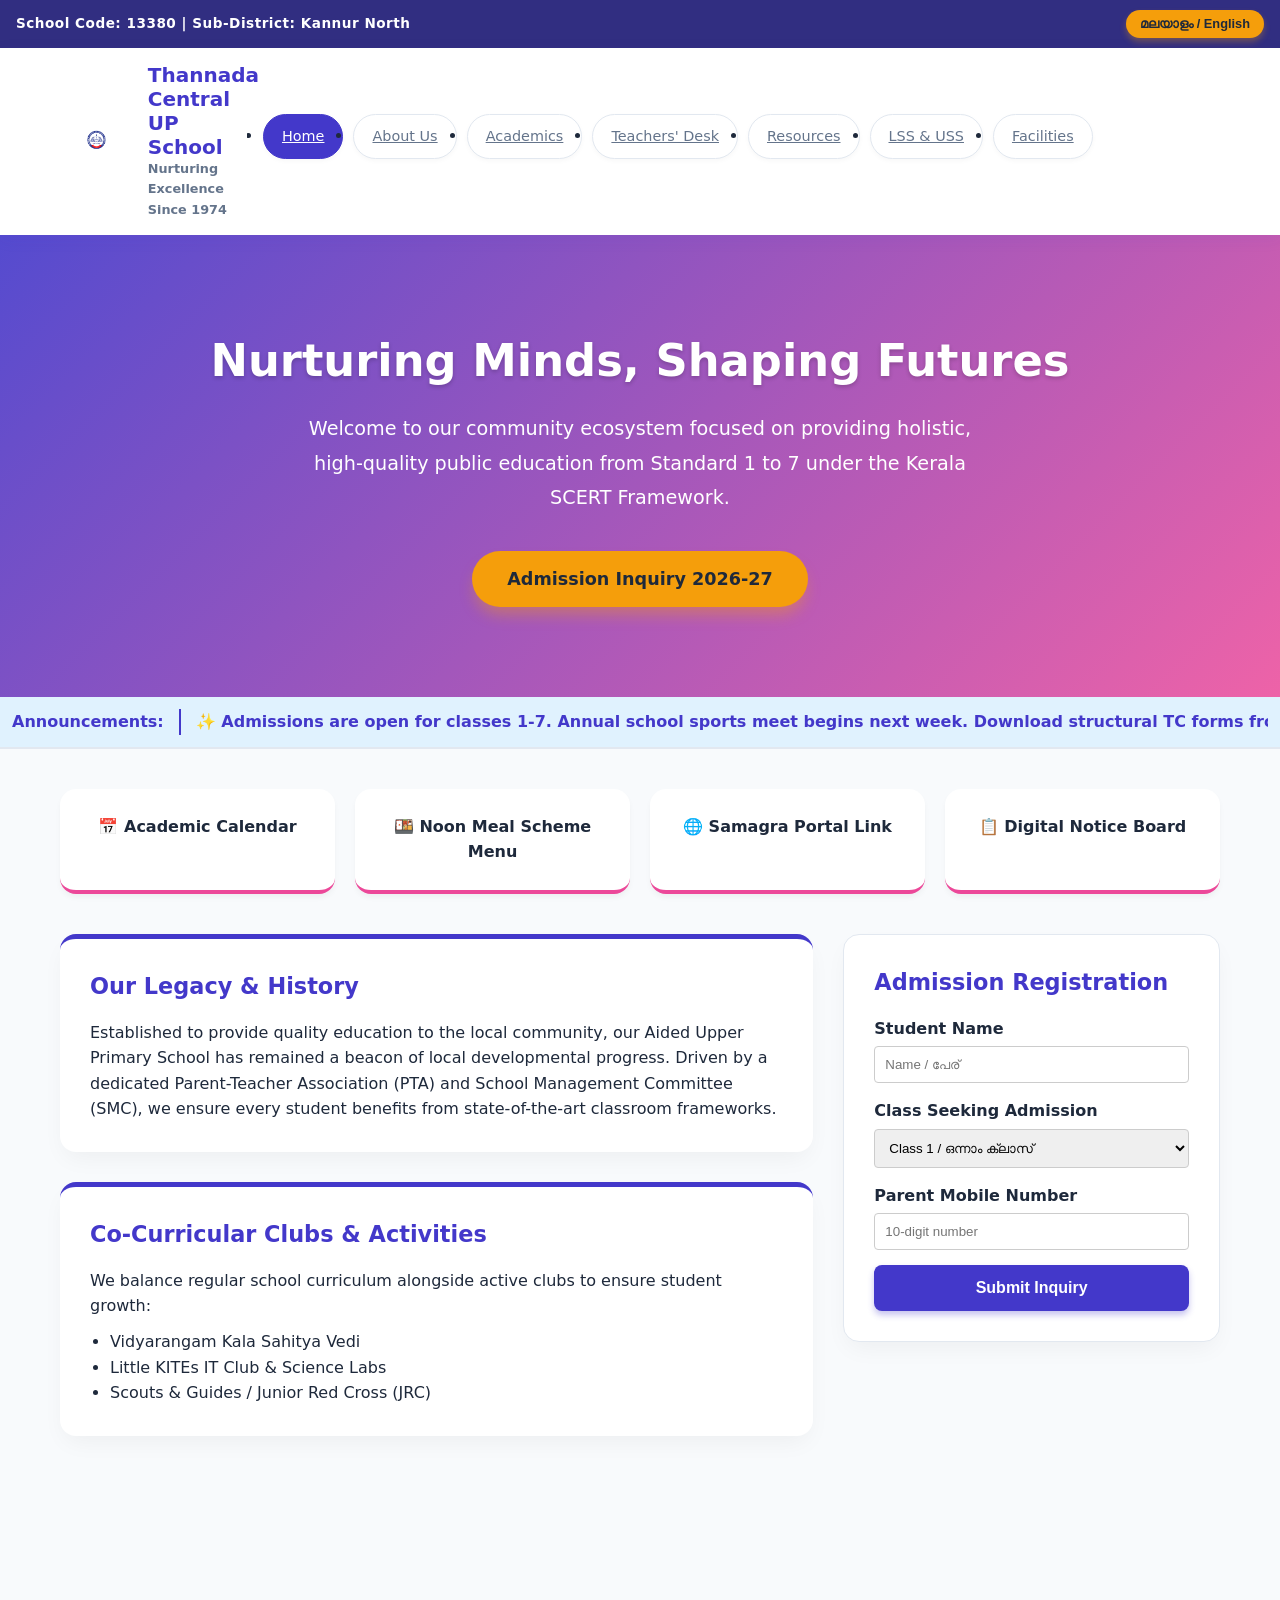
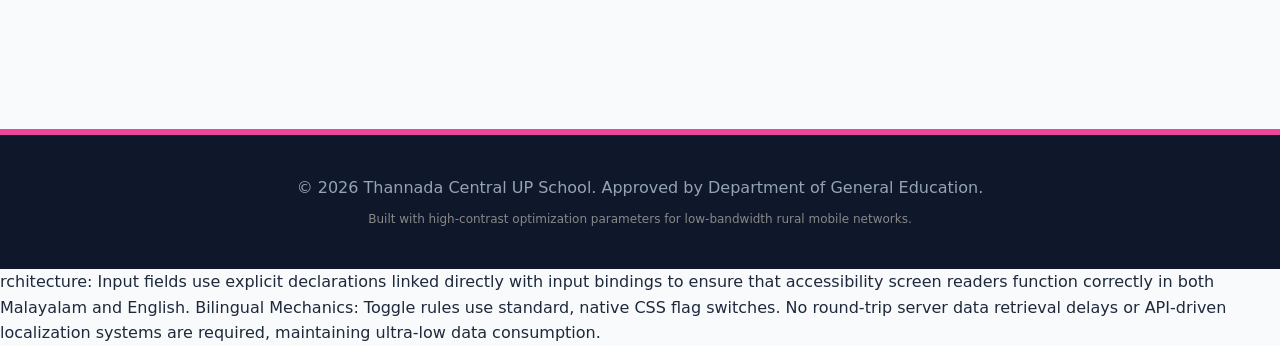
<file: index.html>
<!DOCTYPE html>
<html lang="en">
<head>
    <meta charset="UTF-8">
    <!-- The Magic Viewport Tag -->
    <meta name="viewport" content="width=device-width, initial-scale=1.0, maximum-scale=1.0, user-scalable=no">
    
    <title>Thannada Central UP School</title>
    
    <link rel="preconnect" href="https://fonts.googleapis.com">
    <link rel="preconnect" href="https://fonts.gstatic.com" crossorigin>
    <!-- Fixed the CSS link to match standard naming -->
    <link href="styles.css" rel="stylesheet">
</head>
<body>

    <!-- Utility Bar -->
    <div class="utility-bar">
        <div>
            <span>School Code: 13380 | Sub-District: Kannur North</span>
        </div>
        <button class="lang-switch-btn" onclick="toggleLanguage()">മലയാളം / English</button>
    </div>

    <!-- Navigation Header -->
    <header>
        <div class="nav-container">
            <a href="index.html" class="logo-area">
                <img src="assets/logo.png" alt="School Logo" class="school-logo-img">
                <div class="school-name">
                    <h1 class="en-txt">Thannada Central UP School</h1>
                    <h1 class="ml-txt">തന്നട സെൻട്രൽ യു പി സ്കൂൾ</h1>
                    <p class="en-txt">Nurturing Excellence Since 1974</p>
                    <p class="ml-txt">1974 മുതൽ വിദ്യാഭ്യാസ മികവോടെ</p>
                </div>
            </a>
            <nav>
                <ul>
                    <li><a href="index.html" class="active en-txt">Home</a><a href="index.html" class="active ml-txt">ഹോം</a></li>
                    <li><a href="about.html" class="en-txt">About Us</a><a href="about.html" class="ml-txt">ഞങ്ങളെക്കുറിച്ച്</a></li>
                    <li><a href="academics.html" class="en-txt">Academics</a><a href="academics.html" class="ml-txt">പഠനം</a></li>
                    <li><a href="teachers.html" class="en-txt">Teachers' Desk</a><a href="teachers.html" class="ml-txt">അദ്ധ്യാപകർക്ക്</a></li>
                    <li><a href="resources.html" class="en-txt">Resources</a><a href="resources.html" class="ml-txt">വിഭവങ്ങൾ</a></li>
                    <li><a href="exams.html" class="en-txt">LSS & USS</a><a href="exams.html" class="ml-txt">എൽ.എസ്.എസ് / യു.എസ്.എസ്</a></li>
                    <li><a href="infrastructure.html" class="en-txt">Facilities</a><a href="infrastructure.html" class="ml-txt">സൗകര്യങ്ങൾ</a></li>
                </ul>
            </nav>
        </div>
    </header>

    <!-- Hero Showcase Section -->
    <section class="hero" id="home">
        <h2 class="en-txt">Nurturing Minds, Shaping Futures</h2>
        <h2 class="ml-txt">നന്മയുള്ള നാളെക്കായി, മികവോടെ മുന്നോട്ട്</h2>
        <p class="en-txt">Welcome to our community ecosystem focused on providing holistic, high-quality public education from Standard 1 to 7 under the Kerala SCERT Framework.</p>
        <p class="ml-txt">കേരള SCERT സിലബസ് പ്രകാരം ഒന്നാം ക്ലാസ് മുതൽ ഏഴാം ക്ലാസ് വരെയുള്ള കുട്ടികൾക്ക് മികച്ചതും സമഗ്രവുമായ വിദ്യാഭ്യാസം ഞങ്ങൾ ഉറപ്പുനൽകുന്നു.</p>
        <a href="#admissions" class="cta-btn en-txt">Admission Inquiry 2026-27</a>
        <a href="#admissions" class="cta-btn ml-txt">പ്രവേശന അന്വേഷണം 2026-27</a>
    </section>

    <!-- Interactive Ticker Alert System -->
    <div class="ticker-wrap">
        <div class="ticker-label">
            <span class="en-txt">Announcements:</span>
            <span class="ml-txt">അറിയിപ്പുകൾ:</span>
        </div>
        <div class="ticker-text">
            <span class="en-txt">✨ Admissions are open for classes 1-7. Annual school sports meet begins next week. Download structural TC forms from the updates section.</span>
            <span class="ml-txt">✨ 1-7 ക്ലാസുകളിലേക്കുള്ള അഡ്മിഷൻ ആരംഭിച്ചു. സ്കൂൾ കായികമേള അടുത്ത ആഴ്ച ആരംഭിക്കും.</span>
        </div>
    </div>

    <!-- Core Interactive Experience Grid Layout -->
    <main class="main-container">
        
        <!-- Quick Links Hub Blueprint -->
        <div class="quick-grid">
            <a href="#" class="quick-card">
                <p class="en-txt">📅 Academic Calendar</p>
                <p class="ml-txt">📅 അക്കാദമിക് കലണ്ടർ</p>
            </a>
            <a href="#" class="quick-card">
                <p class="en-txt">🍱 Noon Meal Scheme Menu</p>
                <p class="ml-txt">🍱 ഉച്ചഭക്ഷണ മെനു</p>
            </a>
            <a href="https://samagra.kite.kerala.gov.in/" target="_blank" class="quick-card">
                <p class="en-txt">🌐 Samagra Portal Link</p>
                <p class="ml-txt">🌐 സമഗ്ര പോർട്ടൽ</p>
            </a>
            <a href="#" class="quick-card">
                <p class="en-txt">📋 Digital Notice Board</p>
                <p class="ml-txt">📋 നോട്ടീസ് ബോർഡ്</p>
            </a>
        </div>

        <!-- Divided Main Informational Hub -->
        <div class="split-layout">
            
            <!-- Context Block left -->
            <div>
                <div class="card-block">
                    <h3 class="en-txt">Our Legacy & History</h3>
                    <h3 class="ml-txt">നമ്മുടെ പാരമ്പര്യം</h3>
                    <p class="en-txt">Established to provide quality education to the local community, our Aided Upper Primary School has remained a beacon of local developmental progress. Driven by a dedicated Parent-Teacher Association (PTA) and School Management Committee (SMC), we ensure every student benefits from state-of-the-art classroom frameworks.</p>
                    <p class="ml-txt">പ്രാദേശിക സമൂഹത്തിന് ഗുണമേന്മയുള്ള വിദ്യാഭ്യാസം നൽകുന്നതിനായി സ്ഥാപിതമായ ഈ വിദ്യാലയം നാടിന്റെ സാംസ്കാരിക പുരോഗതിയുടെ അടയാളമാണ്. ശക്തമായ പി.ടി.എ (PTA), എസ്.എം.സി (SMC) കൂട്ടായ്മയിലൂടെ ഓരോ കുട്ടിക്കും മികച്ച അടിസ്ഥാന സൗകര്യങ്ങൾ ഞങ്ങൾ ഒരുക്കുന്നു.</p>
                </div>

                <div class="card-block">
                    <h3 class="en-txt">Co-Curricular Clubs & Activities</h3>
                    <h3 class="ml-txt">പാഠ്യേതര പ്രവർത്തനങ്ങൾ</h3>
                    <p class="en-txt">We balance regular school curriculum alongside active clubs to ensure student growth:</p>
                    <p class="ml-txt">കുട്ടികളുടെ സർവ്വതോന്മുഖമായ വികാസത്തിനായി വിവിധ ക്ലബ്ബുകൾ സ്കൂളിൽ സജീവമായി പ്രവർത്തിക്കുന്നു:</p>
                    <ul style="margin-left: 20px; margin-top: 10px;">
                        <li>Vidyarangam Kala Sahitya Vedi</li>
                        <li>Little KITEs IT Club & Science Labs</li>
                        <li>Scouts & Guides / Junior Red Cross (JRC)</li>
                    </ul>
                </div>
            </div>

            <!-- Context Block right -->
            <div id="admissions">
                <div class="card-block" style="border: 1px solid #e2e8f0; background: #fff;">
                    <h3 class="en-txt">Admission Registration</h3>
                    <h3 class="ml-txt">പ്രവേശന രജിസ്ട്രേഷൻ</h3>
                    <form onsubmit="handleFormSubmit(event)">
                        <div class="form-group" style="margin-bottom: 15px;">
                            <label class="en-txt" style="display:block; margin-bottom:5px; font-weight:600;">Student Name</label>
                            <label class="ml-txt" style="display:block; margin-bottom:5px; font-weight:600;">വിദ്യാർത്ഥിയുടെ പേര്</label>
                            <input type="text" required placeholder="Name / പേര്" style="width:100%; padding:10px; border:1px solid #ccc; border-radius:4px;">
                        </div>
                        <div class="form-group" style="margin-bottom: 15px;">
                            <label class="en-txt" style="display:block; margin-bottom:5px; font-weight:600;">Class Seeking Admission</label>
                            <label class="ml-txt" style="display:block; margin-bottom:5px; font-weight:600;">പ്രവേശനം ആഗ്രഹിക്കുന്ന ക്ലാസ്</label>
                            <select style="width:100%; padding:10px; border:1px solid #ccc; border-radius:4px;">
                                <option>Class 1 / ഒന്നാം ക്ലാസ്</option>
                                <option>Class 2 / രണ്ടാം ക്ലാസ്</option>
                                <option>Class 3 / മൂന്നാം ക്ലാസ്</option>
                                <option>Class 4 / നാലാം ക്ലാസ്</option>
                                <option>Class 5 / അഞ്ചാം ക്ലാസ്</option>
                                <option>Class 6 / ആറാം ക്ലാസ്</option>
                                <option>Class 7 / ഏഴാം ക്ലാസ്</option>
                            </select>
                        </div>
                        <div class="form-group" style="margin-bottom: 15px;">
                            <label class="en-txt" style="display:block; margin-bottom:5px; font-weight:600;">Parent Mobile Number</label>
                            <label class="ml-txt" style="display:block; margin-bottom:5px; font-weight:600;">രക്ഷിതാവിന്റെ മൊബൈൽ നമ്പർ</label>
                            <input type="tel" pattern="[0-9]{10}" required placeholder="10-digit number" style="width:100%; padding:10px; border:1px solid #ccc; border-radius:4px;">
                        </div>
                        <button type="submit" class="submit-btn">
                            <span class="en-txt">Submit Inquiry</span>
                            <span class="ml-txt">സമർപ്പിക്കുക</span>
                        </button>
                    </form>
                </div>
            </div>

        </div>
    </main>

    <!-- Structural Application Footer -->
    <footer>
        <p>© 2026 Thannada Central UP School. Approved by Department of General Education.</p>
        <p style="font-size: 0.75rem; color: #888; margin-top: 10px;">Built with high-contrast optimization parameters for low-bandwidth rural mobile networks.</p>
    </footer>

    <!-- Localization Script -->
    <script>
        function toggleLanguage() {
            document.body.classList.toggle('lang-ml');
        }

        function handleFormSubmit(event) {
            event.preventDefault();
            const isMalayalam = document.body.classList.contains('lang-ml');
            if(isMalayalam) {
                alert('അന്വേഷണം വിജയകരമായി സമർപ്പിച്ചു. സ്കൂൾ അധികൃതർ ഉടൻ ബന്ധപ്പെടും!');
            } else {
                alert('Inquiry submitted successfully! The school office administration will contact you shortly.');
            }
            event.target.reset();
        }
    </script>
</body>
</html>rchitecture: Input fields use explicit <label> declarations linked directly with input bindings to ensure that accessibility screen readers function correctly in both Malayalam and English.

Bilingual Mechanics: Toggle rules use standard, native CSS flag switches. No round-trip server data retrieval delays or API-driven localization systems are required, maintaining ultra-low data consumption.
</file>
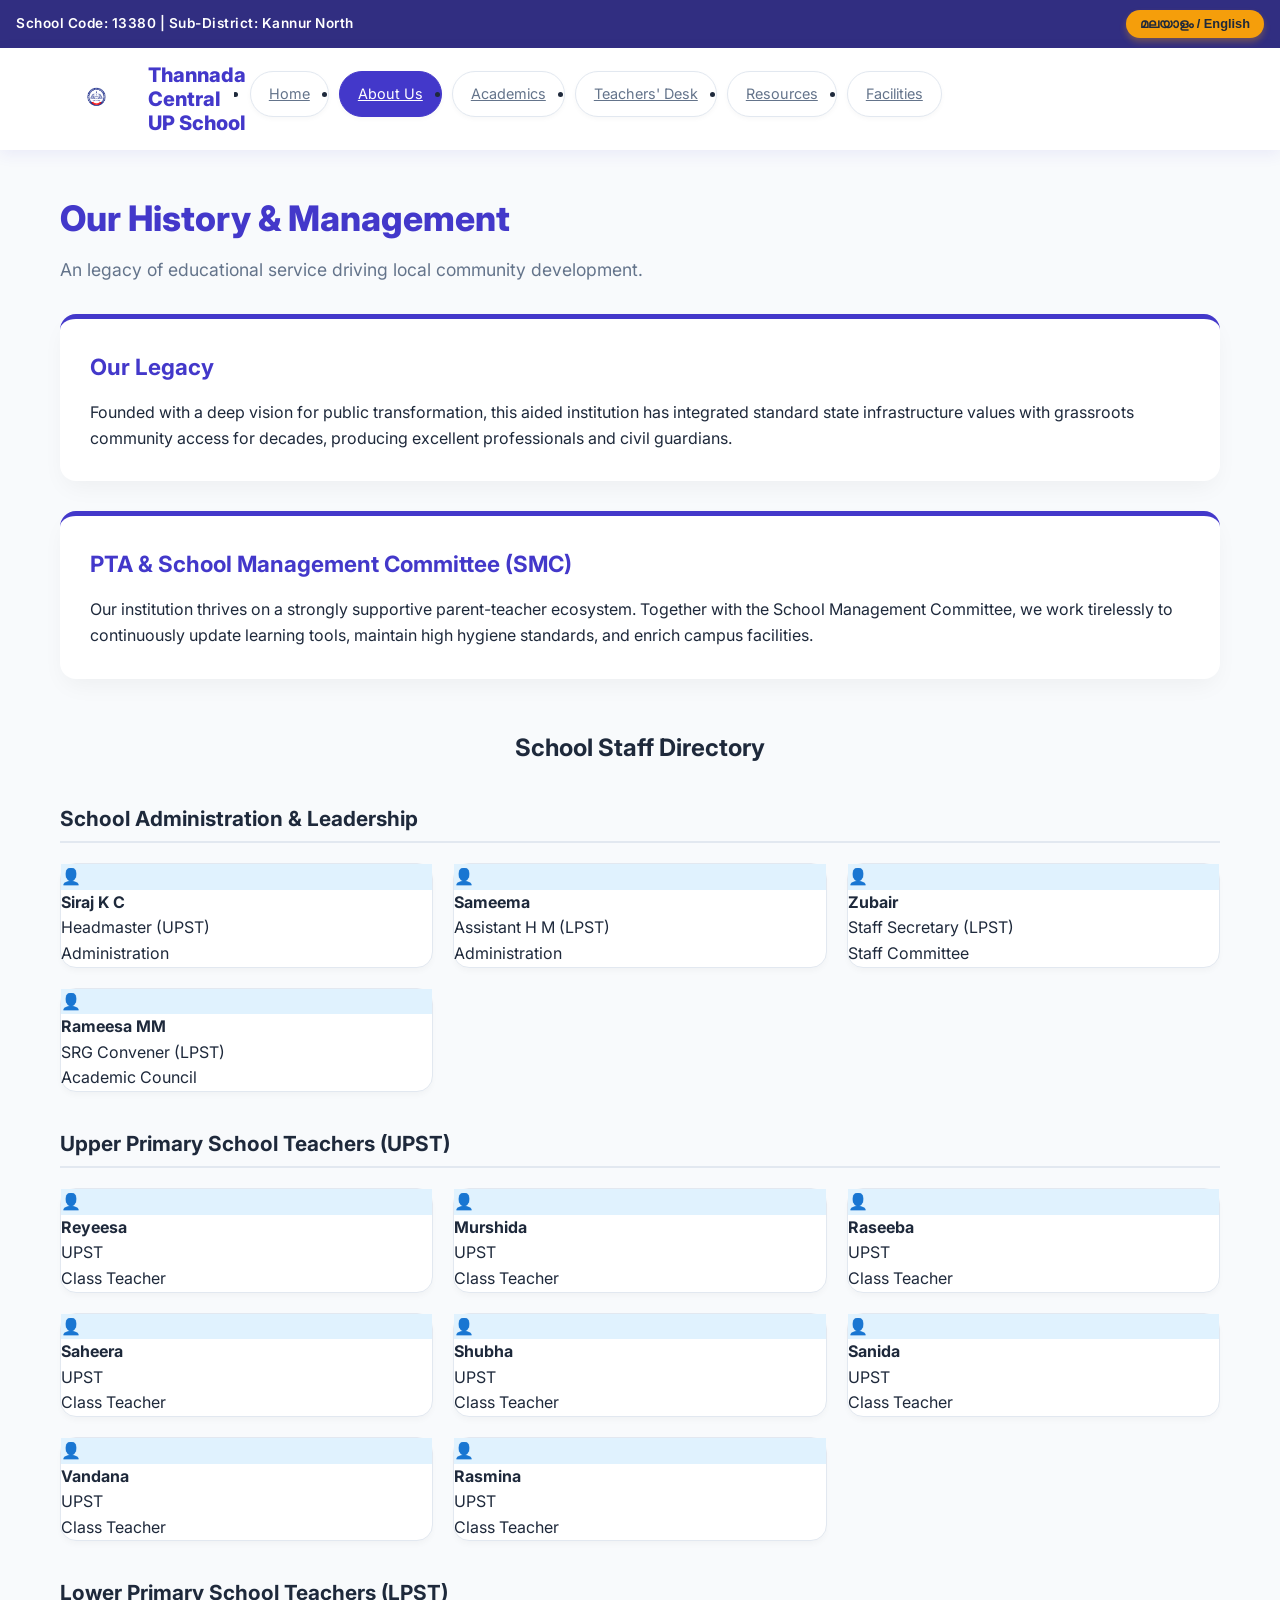
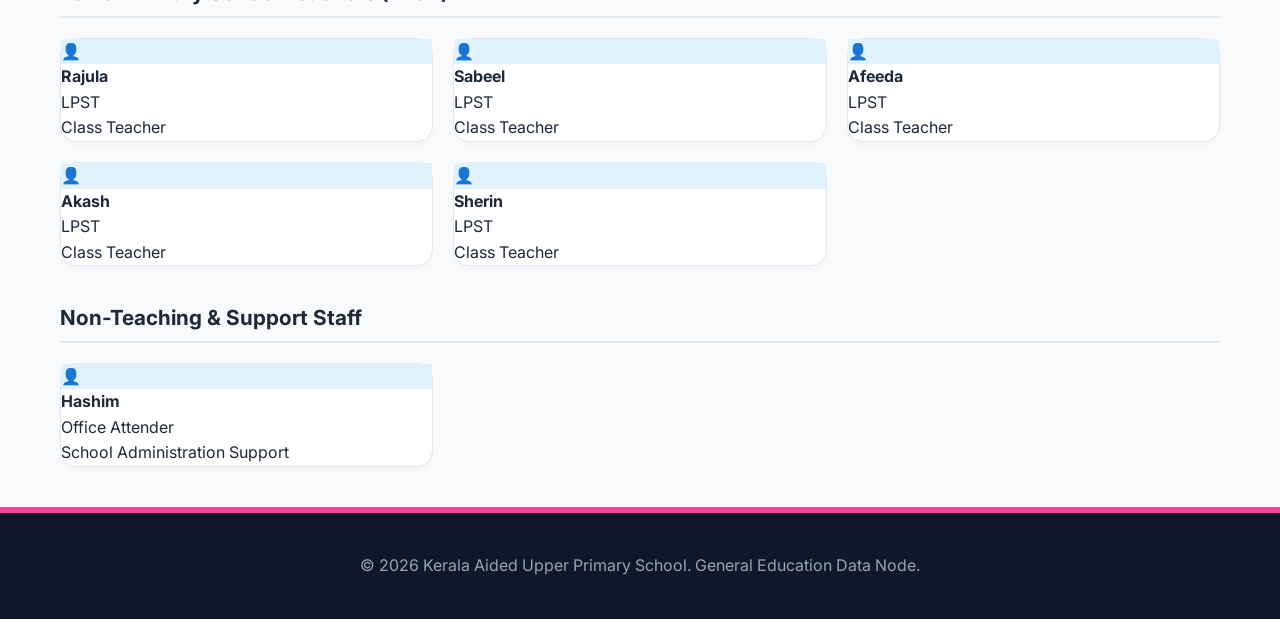
<file: about.html>
<!DOCTYPE html>
<html lang="en">
<head>
    <meta charset="UTF-8">
    <meta name="viewport" content="width=device-width, initial-scale=1.0">
    <title>About Us - Kerala Aided Upper Primary School</title>
    <link rel="preconnect" href="https://fonts.googleapis.com">
    <link rel="preconnect" href="https://fonts.gstatic.com" crossorigin>
    <link href="https://fonts.googleapis.com/css2?family=Inter:wght@400;600;700&family=Manjari:wght@400;700&display=swap" rel="stylesheet">
    <link rel="stylesheet" href="styles.css">
    <style>
        .staff-category-title {
            color: var(--primary-purple);
            margin: 35px 0 15px 0;
            border-bottom: 2px solid var(--border-color);
            padding-bottom: 6px;
            font-size: 1.3rem;
        }
    </style>
</head>
<body>

    <!-- Utility Language Bar -->
    <div class="utility-bar">
        <div><span>School Code: 13380 | Sub-District: Kannur North</span></div>
        <button class="lang-switch-btn" onclick="toggleLanguage()">മലയാളം / English</button>
    </div>

    <!-- Navigation Header -->
    <header>
        <div class="nav-container">
            <a href="index.html" class="logo-area">
                <img src="assets/logo.png" alt="School Logo" class="school-logo-img">
                <div class="school-name">
                    <h1 class="en-txt">Thannada Central UP School</h1>
                    <h1 class="ml-txt">തന്നട സെൻട്രൽ യു പി സ്കൂൾ</h1>
                </div>
            </a>
            <nav>
                <ul>
                    <li><a href="index.html" class="en-txt">Home</a><a href="index.html" class="ml-txt">ഹോം</a></li>
                    <li><a href="about.html" class="active en-txt">About Us</a><a href="about.html" class="active ml-txt">ഞങ്ങളെക്കുറിച്ച്</a></li>
                    <li><a href="academics.html" class="en-txt">Academics</a><a href="academics.html" class="ml-txt">പഠനം</a></li>
                    <li><a href="teachers.html" class="en-txt">Teachers' Desk</a><a href="teachers.html" class="ml-txt">അദ്ധ്യാപകർക്ക്</a></li>
                    <li><a href="resources.html" class="en-txt">Resources</a><a href="resources.html" class="ml-txt">വിഭവങ്ങൾ</a></li>
                    <li><a href="infrastructure.html" class="en-txt">Facilities</a><a href="infrastructure.html" class="ml-txt">സൗകര്യങ്ങൾ</a></li>
                </ul>
            </nav>
        </div>
    </header>

    <!-- Main Content Layout Framework -->
    <main class="main-container">
        <h2 class="page-title en-txt">Our History & Management</h2>
        <h2 class="page-title ml-txt">ചരിത്രവും മാനേജ്‌മെന്റും</h2>
        <p class="page-subtitle en-txt">An legacy of educational service driving local community development.</p>
        <p class="page-subtitle ml-txt">തലമുറകൾക്ക് അറിവുപകർന്ന നമ്മുടെ വിദ്യാലയത്തിന്റെ ചരിത്രവഴി.</p>

        <!-- School Background Context Block -->
        <div class="card-block">
            <h3 class="en-txt">Our Legacy</h3>
            <h3 class="ml-txt">പാരമ്പര്യം</h3>
            <p class="en-txt">Founded with a deep vision for public transformation, this aided institution has integrated standard state infrastructure values with grassroots community access for decades, producing excellent professionals and civil guardians.</p>
            <p class="ml-txt">പ്രദേശത്തെ ജനങ്ങൾക്ക് മികച്ച വിദ്യാഭ്യാസം ലഭ്യമാക്കുക എന്ന ലക്ഷ്യത്തോടെ സ്ഥാപിതമായ ഈ വിദ്യാലയം കഴിഞ്ഞ അഞ്ച് പതിറ്റാണ്ടിലേറെയായി സാമൂഹിക പുരോഗതിയുടെ ചാലകശക്തിയായി നിലകൊള്ളുന്നു.</p>
        </div>

        <!-- PTA / SMC Advisory Pillars Block -->
        <div class="card-block" style="border-left-color: var(--secondary-coral);">
            <h3 class="en-txt">PTA & School Management Committee (SMC)</h3>
            <h3 class="ml-txt">പി.ടി.എ & സ്കൂൾ മാനേജ്‌മെന്റ് കമ്മിറ്റി</h3>
            <p class="en-txt">Our institution thrives on a strongly supportive parent-teacher ecosystem. Together with the School Management Committee, we work tirelessly to continuously update learning tools, maintain high hygiene standards, and enrich campus facilities.</p>
            <p class="ml-txt">ശക്തമായ പി.ടി.എ (PTA), എസ്.എം.സി (SMC) കൂട്ടായ്മയിലൂടെ ഓരോ കുട്ടിക്കും മികച്ച ഭൗതിക സാഹചര്യങ്ങളും സുരക്ഷിതമായ അന്തരീക്ഷവും ഞങ്ങൾ സ്കൂളിൽ ഉറപ്പുനൽകുന്നു.</p>
        </div>


        <!-- ==========================================================================
           SCHOOL STAFF DIRECTORY SECTION
           ========================================================================== -->
        <h2 style="color: var(--primary-purple); margin-top: 50px; text-align: center;">
            <span class="en-txt">School Staff Directory</span>
            <span class="ml-txt">അദ്ധ്യാപകരും ജീവനക്കാരും</span>
        </h2>

        <!-- CATEGORY 1: Leadership & Administration -->
        <h3 class="staff-category-title">
            <span class="en-txt">School Administration & Leadership</span>
            <span class="ml-txt">സ്കൂൾ ഭരണനേതൃത്വം</span>
        </h3>
        <div class="directory-grid">
            <div class="staff-card">
                <div class="staff-avatar">👤</div>
                <div class="staff-info">
                    <h4>Siraj K C</h4>
                    <p class="en-txt">Headmaster (UPST)</p><p class="ml-txt">പ്രധാനാദ്ധ്യാപകൻ (UPST)</p>
                    <span>Administration</span>
                </div>
            </div>
            <div class="staff-card">
                <div class="staff-avatar">👤</div>
                <div class="staff-info">
                    <h4>Sameema</h4>
                    <p class="en-txt">Assistant H M (LPST)</p><p class="ml-txt">അസിസ്റ്റന്റ് എച്ച്.എം (LPST)</p>
                    <span>Administration</span>
                </div>
            </div>
            <div class="staff-card">
                <div class="staff-avatar">👤</div>
                <div class="staff-info">
                    <h4>Zubair</h4>
                    <p class="en-txt">Staff Secretary (LPST)</p><p class="ml-txt">സ്റ്റാഫ് സെക്രട്ടറി (LPST)</p>
                    <span>Staff Committee</span>
                </div>
            </div>
            <div class="staff-card">
                <div class="staff-avatar">👤</div>
                <div class="staff-info">
                    <h4>Rameesa MM</h4>
                    <p class="en-txt">SRG Convener (LPST)</p><p class="ml-txt">എസ്.ആർ.ജി കൺവീനർ (LPST)</p>
                    <span>Academic Council</span>
                </div>
            </div>
        </div>

        <!-- CATEGORY 2: Upper Primary School Teachers (UPST) -->
        <h3 class="staff-category-title">
            <span class="en-txt">Upper Primary School Teachers (UPST)</span>
            <span class="ml-txt">യു.പി വിഭാഗം അദ്ധ്യാപകർ</span>
        </h3>
        <div class="directory-grid">
            <div class="staff-card"><div class="staff-avatar">👤</div><div class="staff-info"><h4>Reyeesa</h4><p>UPST</p><span>Class Teacher</span></div></div>
            <div class="staff-card"><div class="staff-avatar">👤</div><div class="staff-info"><h4>Murshida</h4><p>UPST</p><span>Class Teacher</span></div></div>
            <div class="staff-card"><div class="staff-avatar">👤</div><div class="staff-info"><h4>Raseeba</h4><p>UPST</p><span>Class Teacher</span></div></div>
            <div class="staff-card"><div class="staff-avatar">👤</div><div class="staff-info"><h4>Saheera</h4><p>UPST</p><span>Class Teacher</span></div></div>
            <div class="staff-card"><div class="staff-avatar">👤</div><div class="staff-info"><h4>Shubha</h4><p>UPST</p><span>Class Teacher</span></div></div>
            <div class="staff-card"><div class="staff-avatar">👤</div><div class="staff-info"><h4>Sanida</h4><p>UPST</p><span>Class Teacher</span></div></div>
            <div class="staff-card"><div class="staff-avatar">👤</div><div class="staff-info"><h4>Vandana</h4><p>UPST</p><span>Class Teacher</span></div></div>
            <div class="staff-card"><div class="staff-avatar">👤</div><div class="staff-info"><h4>Rasmina</h4><p>UPST</p><span>Class Teacher</span></div></div>
        </div>

        <!-- CATEGORY 3: Lower Primary School Teachers (LPST) -->
        <h3 class="staff-category-title">
            <span class="en-txt">Lower Primary School Teachers (LPST)</span>
            <span class="ml-txt">എൽ.പി വിഭാഗം അദ്ധ്യാപകർ</span>
        </h3>
        <div class="directory-grid">
            <div class="staff-card"><div class="staff-avatar">👤</div><div class="staff-info"><h4>Rajula</h4><p>LPST</p><span>Class Teacher</span></div></div>
            <div class="staff-card"><div class="staff-avatar">👤</div><div class="staff-info"><h4>Sabeel</h4><p>LPST</p><span>Class Teacher</span></div></div>
            <div class="staff-card"><div class="staff-avatar">👤</div><div class="staff-info"><h4>Afeeda</h4><p>LPST</p><span>Class Teacher</span></div></div>
            <div class="staff-card"><div class="staff-avatar">👤</div><div class="staff-info"><h4>Akash</h4><p>LPST</p><span>Class Teacher</span></div></div>
            <div class="staff-card"><div class="staff-avatar">👤</div><div class="staff-info"><h4>Sherin</h4><p>LPST</p><span>Class Teacher</span></div></div>
        </div>
    <!-- CATEGORY 4: Non-Teaching & Support Staff -->
        <h3 class="staff-category-title">
            <span class="en-txt">Non-Teaching & Support Staff</span>
            <span class="ml-txt">ഓഫീസ് ജീവനക്കാർ</span>
        </h3>
        <div class="directory-grid">
            <div class="staff-card">
                <div class="staff-avatar">👤</div>
                <div class="staff-info">
                    <h4>Hashim</h4>
                    <p class="en-txt">Office Attender</p><p class="ml-txt">ഓഫീസ് അറ്റൻഡർ</p>
                    <span>School Administration Support</span>
                </div>
            </div>
        </div>
    </main>

    <!-- Unified Institutional Footer -->
    <footer>
        <p>© 2026 Kerala Aided Upper Primary School. General Education Data Node.</p>
    </footer>

    <!-- Static Language Selection Local Script -->
    <script>
        function toggleLanguage() {
            document.body.classList.toggle('lang-ml');
        }
    </script>
</body>
</html>
</file>
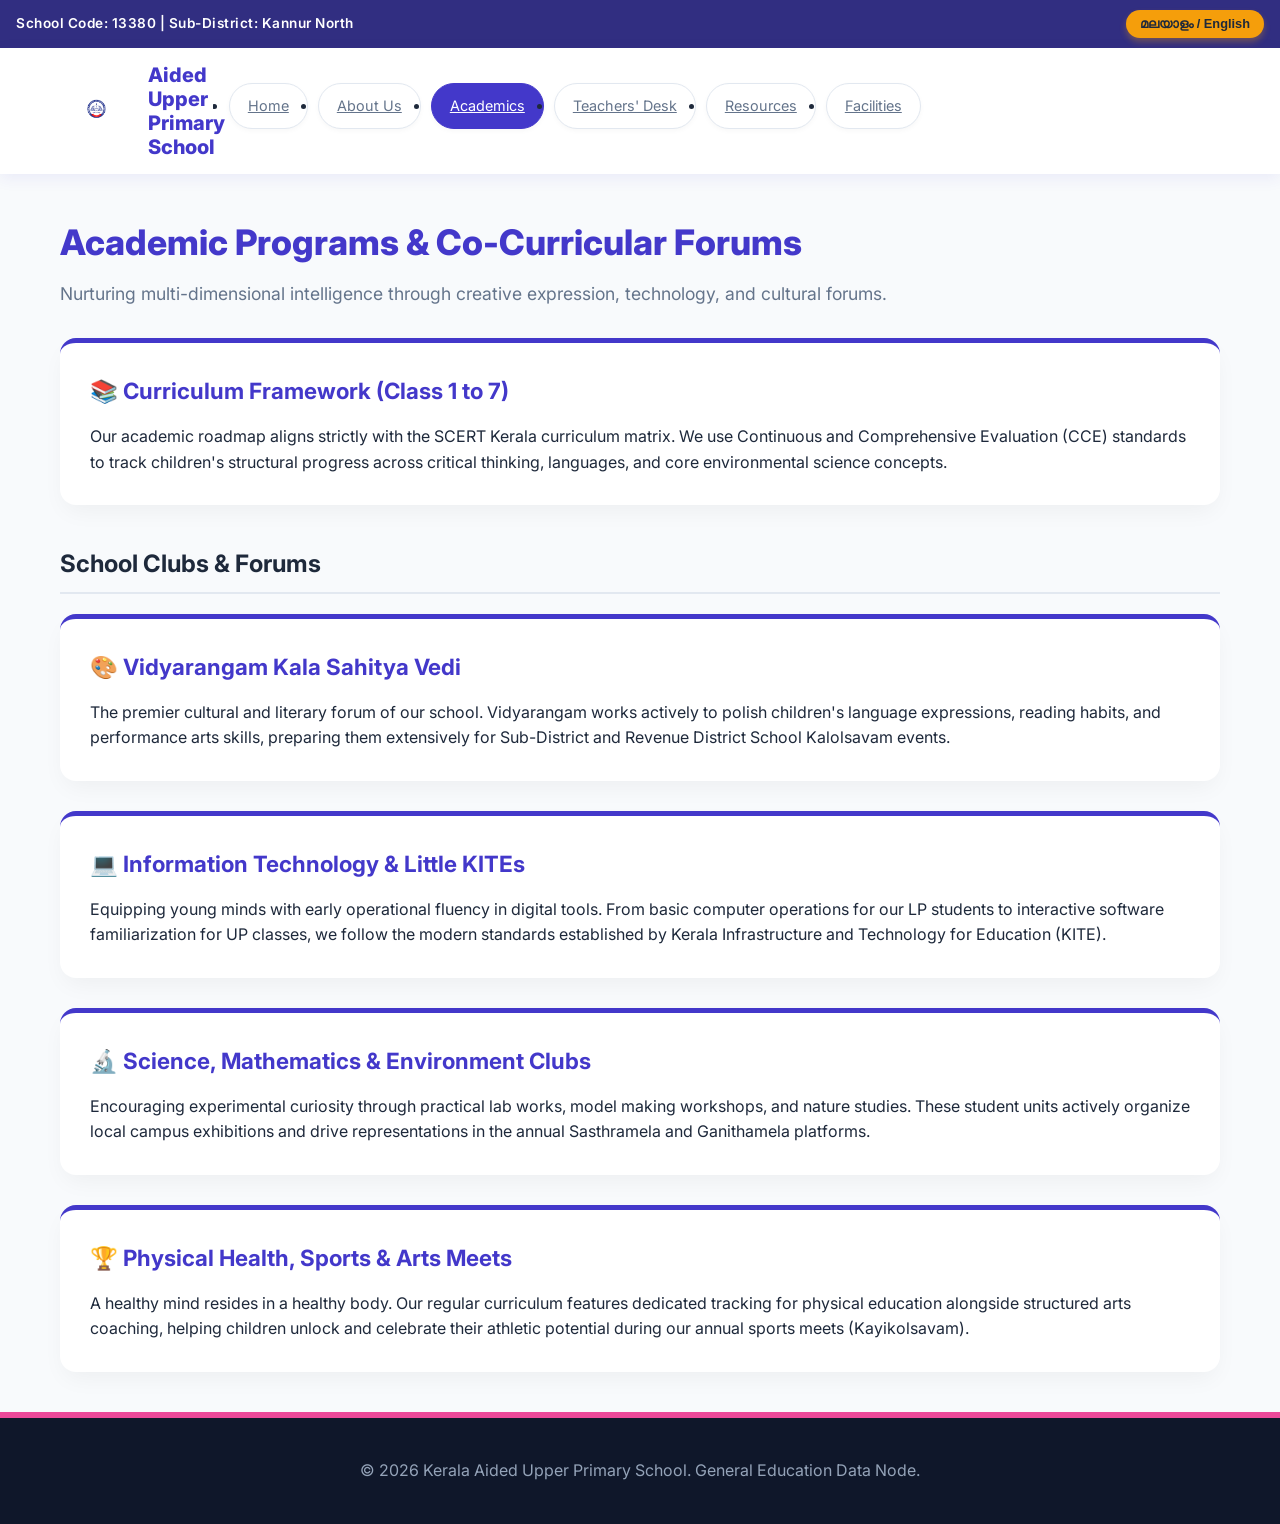
<file: academics.html>
<!DOCTYPE html>
<html lang="en">
<head>
    <meta charset="UTF-8">
    <meta name="viewport" content="width=device-width, initial-scale=1.0">
    <title>Academics & Activities - Kerala Aided Upper Primary School</title>
    <link rel="preconnect" href="https://fonts.googleapis.com">
    <link rel="preconnect" href="https://fonts.gstatic.com" crossorigin>
    <link href="https://fonts.googleapis.com/css2?family=Inter:wght@400;600;700&family=Manjari:wght@400;700&display=swap" rel="stylesheet">
    <link rel="stylesheet" href="styles.css">
</head>
<body>

    <!-- Utility Language Bar -->
    <div class="utility-bar">
        <div><span>School Code: 13380 | Sub-District: Kannur North</span></div>
        <button class="lang-switch-btn" onclick="toggleLanguage()">മലയാളം / English</button>
    </div>

    <!-- Navigation Header -->
    <header>
        <div class="nav-container">
            <a href="index.html" class="logo-area">
                <!-- Integrated Real School Logo Image Graphic -->
                <img src="assets/logo.png" alt="School Logo" class="school-logo-img">
                <div class="school-name">
                    <h1 class="en-txt">Aided Upper Primary School</h1>
                    <h1 class="ml-txt">എയ്ഡഡ് അപ്പർ പ്രൈമറി സ്കൂൾ</h1>
                </div>
            </a>
            <nav>
                <ul>
                    <li><a href="index.html" class="en-txt">Home</a><a href="index.html" class="ml-txt">ഹോം</a></li>
                    <li><a href="about.html" class="en-txt">About Us</a><a href="about.html" class="ml-txt">ഞങ്ങളെക്കുറിച്ച്</a></li>
                    <li><a href="academics.html" class="active en-txt">Academics</a><a href="academics.html" class="active ml-txt">പഠനം</a></li>
                    <li><a href="teachers.html" class="en-txt">Teachers' Desk</a><a href="teachers.html" class="ml-txt">അദ്ധ്യാപകർക്ക്</a></li>
                    <li><a href="resources.html" class="en-txt">Resources</a><a href="resources.html" class="ml-txt">വിഭവങ്ങൾ</a></li>
                    <li><a href="infrastructure.html" class="en-txt">Facilities</a><a href="infrastructure.html" class="ml-txt">സൗകര്യങ്ങൾ</a></li>
                </ul>
            </nav>
        </div>
    </header>

    <!-- Main Content Layout Framework -->
    <main class="main-container">
        <h2 class="page-title en-txt">Academic Programs & Co-Curricular Forums</h2>
        <h2 class="page-title ml-txt">പാഠ്യപദ്ധതികളും ക്ലബ്ബുകളും</h2>
        <p class="page-subtitle en-txt">Nurturing multi-dimensional intelligence through creative expression, technology, and cultural forums.</p>
        <p class="page-subtitle ml-txt">കുട്ടികളുടെ ബൗദ്ധികവും സർഗ്ഗാത്മകവുമായ കഴിവുകളെ വളർത്തുന്ന വിവിധ കൂട്ടായ്മകൾ.</p>

        <!-- Section 1: Academic Overview -->
        <div class="card-block">
            <h3 class="en-txt">📚 Curriculum Framework (Class 1 to 7)</h3>
            <h3 class="ml-txt">📚 പഠനപദ്ധതി (ക്ലാസ് 1 മുതൽ 7 വരെ)</h3>
            <p class="en-txt">Our academic roadmap aligns strictly with the SCERT Kerala curriculum matrix. We use Continuous and Comprehensive Evaluation (CCE) standards to track children's structural progress across critical thinking, languages, and core environmental science concepts.</p>
            <p class="ml-txt">കേരള സർക്കാരിന്റെ SCERT പാഠ്യപദ്ധതി അനുസരിച്ചാണ് സ്കൂളിലെ അധ്യയനക്രമം വിഭാവനം ചെയ്തിരിക്കുന്നത്. നിരന്തരവും സമഗ്രവുമായ മൂല്യനിർണ്ണയത്തിലൂടെ (CCE) ഓരോ കുട്ടിയുടെയും പുരോഗതി ഞങ്ങൾ വിലയിരുത്തുന്നു.</p>
        </div>

        <!-- Section 2: Core Co-Curricular Clubs Grid -->
        <h2 style="color: var(--primary-purple); margin: 40px 0 20px 0; border-bottom: 2px solid var(--border-color); padding-bottom: 8px;">
            <span class="en-txt">School Clubs & Forums</span>
            <span class="ml-txt">സ്കൂൾ ക്ലബ്ബുകൾ</span>
        </h2>

        <!-- Vidyarangam Club Card -->
        <div class="card-block">
            <h3 class="en-txt">🎨 Vidyarangam Kala Sahitya Vedi</h3>
            <h3 class="ml-txt">🎨 വിദ്യാരംഗം കലാസാഹിത്യ വേദി</h3>
            <p class="en-txt">The premier cultural and literary forum of our school. Vidyarangam works actively to polish children's language expressions, reading habits, and performance arts skills, preparing them extensively for Sub-District and Revenue District School Kalolsavam events.</p>
            <p class="ml-txt">കുട്ടികളിലെ കലാ-സാഹിത്യ അഭിരുചികളെയും വായനാശീലത്തെയും വളർത്തുന്നതിനുള്ള പ്രധാന സാംസ്കാരിക കൂട്ടായ്മയാണിത്. ഉപജില്ലാ, ജില്ലാ സ്കൂൾ കലോത്സവങ്ങളിൽ മികച്ച നേട്ടങ്ങൾ കൈവരിക്കാൻ ഈ ഫോറം കുട്ടികളെ പ്രാപ്തരാക്കുന്നു.</p>
        </div>

        <!-- IT / Little KITEs Card -->
        <div class="card-block" style="border-left-color: var(--secondary-coral);">
            <h3 class="en-txt">💻 Information Technology & Little KITEs</h3>
            <h3 class="ml-txt">💻 ഐ.ടി & ലിറ്റിൽ കൈറ്റ്സ് കൂട്ടായ്മ</h3>
            <p class="en-txt">Equipping young minds with early operational fluency in digital tools. From basic computer operations for our LP students to interactive software familiarization for UP classes, we follow the modern standards established by Kerala Infrastructure and Technology for Education (KITE).</p>
            <p class="ml-txt">ആധുനിക ഡിജിറ്റൽ ലോകത്തെ അഭിമുഖീകരിക്കാൻ കുട്ടികളെ പ്രാപ്തരാക്കുന്ന ഐ.ടി ലാബ് സംവിധാനങ്ങളും പരിശീലനങ്ങളും സ്കൂളിലുണ്ട്. കമ്പ്യൂട്ടർ അടിസ്ഥാന വിജ്ഞാനവും സാങ്കേതിക വിദ്യകളും ഇവിടെ ലളിതമായി പഠിപ്പിക്കുന്നു.</p>
        </div>

        <!-- Science, Maths & Environment Card -->
        <div class="card-block">
            <h3 class="en-txt">🔬 Science, Mathematics & Environment Clubs</h3>
            <h3 class="ml-txt">🔬 ശാസ്ത്ര, ഗണിത, പരിസ്ഥിതി ക്ലബ്ബുകൾ</h3>
            <p class="en-txt">Encouraging experimental curiosity through practical lab works, model making workshops, and nature studies. These student units actively organize local campus exhibitions and drive representations in the annual Sasthramela and Ganithamela platforms.</p>
            <p class="ml-txt">ശാസ്ത്രീയ ചിന്താഗതിയും ഗണിതശാസ്ത്ര അഭിരുചിയും പ്രകൃതിസ്നേഹവും വളർത്താൻ ലക്ഷ്യമിട്ടുള്ള വിവിധ പ്രവർത്തനങ്ങൾ ഈ ക്ലബ്ബുകൾ വഴി നടത്തുന്നു. വാർഷിക ശാസ്ത്രമേളകളിലും ഗണിതമേളകളിലും കുട്ടികൾ സജീവമായി പങ്കെടുക്കുന്നു.</p>
        </div>

        <!-- Physical Education & Health Card -->
        <div class="card-block" style="border-left-color: var(--secondary-coral);">
            <h3 class="en-txt">🏆 Physical Health, Sports & Arts Meets</h3>
            <h3 class="ml-txt">🏆 കായികരംഗവും ശാരീരിക ആരോഗ്യവും</h3>
            <p class="en-txt">A healthy mind resides in a healthy body. Our regular curriculum features dedicated tracking for physical education alongside structured arts coaching, helping children unlock and celebrate their athletic potential during our annual sports meets (Kayikolsavam).</p>
            <p class="ml-txt">കായികക്ഷമതയും മാനസിക ഉല്ലാസവും ഉറപ്പാക്കാൻ കായിക പരിശീലനങ്ങൾ നൽകിവരുന്നു. വാർഷിക കായികമേളകളിലൂടെയും മത്സരങ്ങളിലൂടെയും മികച്ച കായികതാരങ്ങളെ സ്കൂൾ തലത്തിൽ പ്രോത്സാഹിപ്പിക്കുന്നു.</p>
        </div>
    </main>

    <!-- Unified Institutional Footer -->
    <footer>
        <p>© 2026 Kerala Aided Upper Primary School. General Education Data Node.</p>
    </footer>

    <!-- Static Language Selection Local Script -->
    <script>
        function toggleLanguage() {
            document.body.classList.toggle('lang-ml');
        }
    </script>
</body>
</html>
</file>
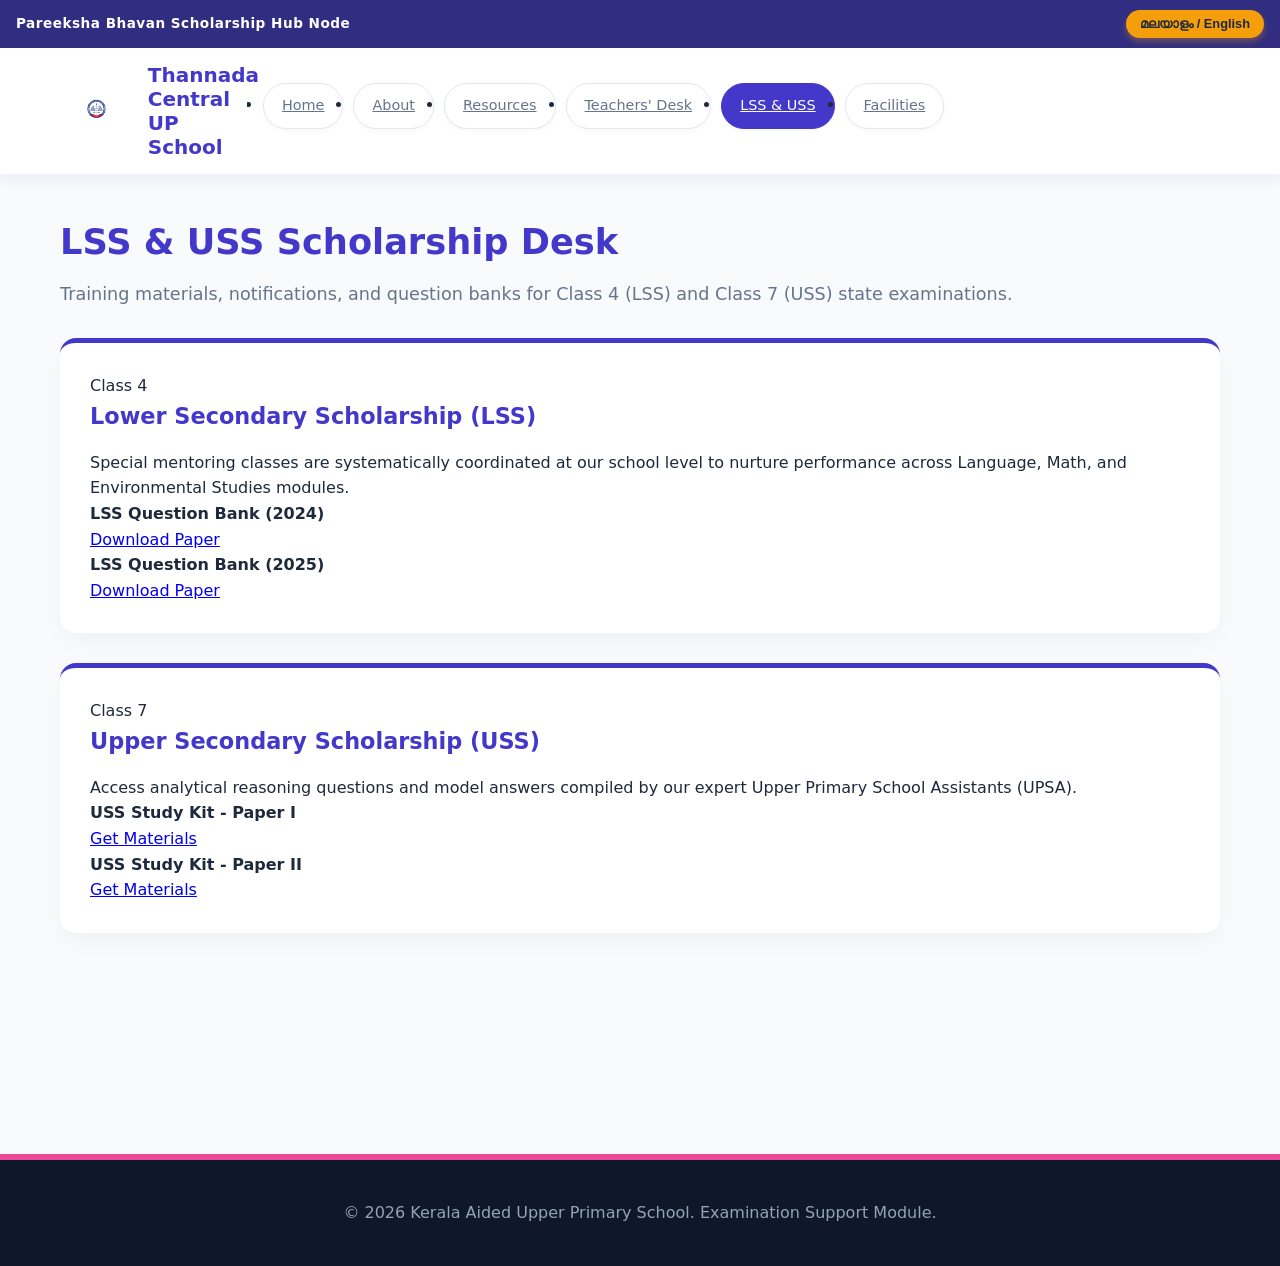
<file: exams.html>
<!DOCTYPE html>
<html lang="en">
<head>
    <meta charset="UTF-8">
    <meta name="viewport" content="width=device-width, initial-scale=1.0">
    <title>LSS & USS Scholarship Support Desk</title>
    <link rel="preconnect" href="https://fonts.googleapis.com">
    <link rel="preconnect" href="https://fonts.gstatic.com" crossorigin>
    <link href="styles.css" rel="stylesheet">
    <link rel="stylesheet" href="styles.css">
</head>
<body>

    <div class="utility-bar">
        <div><span>Pareeksha Bhavan Scholarship Hub Node</span></div>
        <button class="lang-switch-btn" onclick="toggleLanguage()">മലയാളം / English</button>
    </div>

    <header>
        <div class="nav-container">
            <a href="index.html" class="logo-area">
                <img src="assets/logo.png" alt="School Logo" class="school-logo-img">
                <div class="school-name">
                    <h1 class="en-txt">Thannada Central UP School</h1>
                    <h1 class="ml-txt">തന്നട സെൻട്രൽ യു പി സ്കൂൾ</h1>
                </div>
            </a>
            <nav>
                <ul>
                    <li><a href="index.html" class="en-txt">Home</a><a href="index.html" class="ml-txt">ഹോം</a></li>
                    <li><a href="about.html" class="en-txt">About</a><a href="about.html" class="ml-txt">വിവരം</a></li>
                    <li><a href="resources.html" class="en-txt">Resources</a><a href="resources.html" class="ml-txt">വിഭവങ്ങൾ</a></li>
                    <li><a href="teachers.html" class="en-txt">Teachers' Desk</a><a href="teachers.html" class="ml-txt">അദ്ധ്യാപകർക്ക്</a></li>
                    <li><a href="exams.html" class="active en-txt">LSS & USS</a><a href="exams.html" class="active ml-txt">എൽ.എസ്.എസ് / യു.എസ്.എസ്</a></li>
                    <li><a href="infrastructure.html" class="en-txt">Facilities</a><a href="infrastructure.html" class="ml-txt">സൗകര്യങ്ങൾ</a></li>
                </ul>
            </nav>
        </div>
    </header>

    <main class="main-container">
        <h2 class="page-title en-txt">LSS & USS Scholarship Desk</h2>
        <h2 class="page-title ml-txt">എൽ.എസ്.എസ് / യു.എസ്.എസ് ഹെൽപ്പ് ഡെസ്ക്</h2>
        <p class="page-subtitle en-txt">Training materials, notifications, and question banks for Class 4 (LSS) and Class 7 (USS) state examinations.</p>
        <p class="page-subtitle ml-txt">ക്ലാസ് 4, ക്ലാസ് 7 കുട്ടികൾക്കായുള്ള സ്കോളർഷിപ്പ് പരീക്ഷാ പരിശീലന സാമഗ്രികൾ.</p>

        <!-- LSS Block -->
        <div class="card-block">
            <span class="badge-exam">Class 4</span>
            <h3 class="en-txt">Lower Secondary Scholarship (LSS)</h3>
            <h3 class="ml-txt">ലോവർ സെക്കൻഡറി സ്കോളർഷിപ്പ് (LSS)</h3>
            <p class="en-txt">Special mentoring classes are systematically coordinated at our school level to nurture performance across Language, Math, and Environmental Studies modules.</p>
            <p class="ml-txt">നമ്മുടെ സ്കൂളിലെ നാലാം ക്ലാസ്സ് കുട്ടികൾക്കായി പ്രത്യേക എൽ.എസ്.എസ് പരീക്ഷാ പരിശീലന ക്ലാസുകൾ നൽകിവരുന്നുണ്ട്.</p>
            
            <div class="resource-grid">
                <div class="resource-card">
                    <h4>LSS Question Bank (2024)</h4>
                    <a href="#" class="download-btn">Download Paper</a>
                </div>
                <div class="resource-card">
                    <h4>LSS Question Bank (2025)</h4>
                    <a href="#" class="download-btn">Download Paper</a>
                </div>
            </div>
        </div>

        <!-- USS Block -->
        <div class="card-block">
            <span class="badge-exam">Class 7</span>
            <h3 class="en-txt">Upper Secondary Scholarship (USS)</h3>
            <h3 class="ml-txt">അപ്പർ സെക്കൻഡറി സ്കോളർഷിപ്പ് (USS)</h3>
            <p class="en-txt">Access analytical reasoning questions and model answers compiled by our expert Upper Primary School Assistants (UPSA).</p>
            <p class="ml-txt">ഏഴാം ക്ലാസ് വിദ്യാർത്ഥികൾക്കായുള്ള യു.എസ്.എസ് പരീക്ഷാ ചോദ്യപേപ്പറുകളും ഉത്തരസൂചികകളും താഴെ ലഭ്യമാണ്.</p>

            <div class="resource-grid">
                <div class="resource-card">
                    <h4>USS Study Kit - Paper I</h4>
                    <a href="#" class="download-btn">Get Materials</a>
                </div>
                <div class="resource-card">
                    <h4>USS Study Kit - Paper II</h4>
                    <a href="#" class="download-btn">Get Materials</a>
                </div>
            </div>
        </div>
    </main>

    <footer>
        <p>© 2026 Kerala Aided Upper Primary School. Examination Support Module.</p>
    </footer>

    <script>
        function toggleLanguage() { document.body.classList.toggle('lang-ml'); }
    </script>
</body>
</html>
</file>
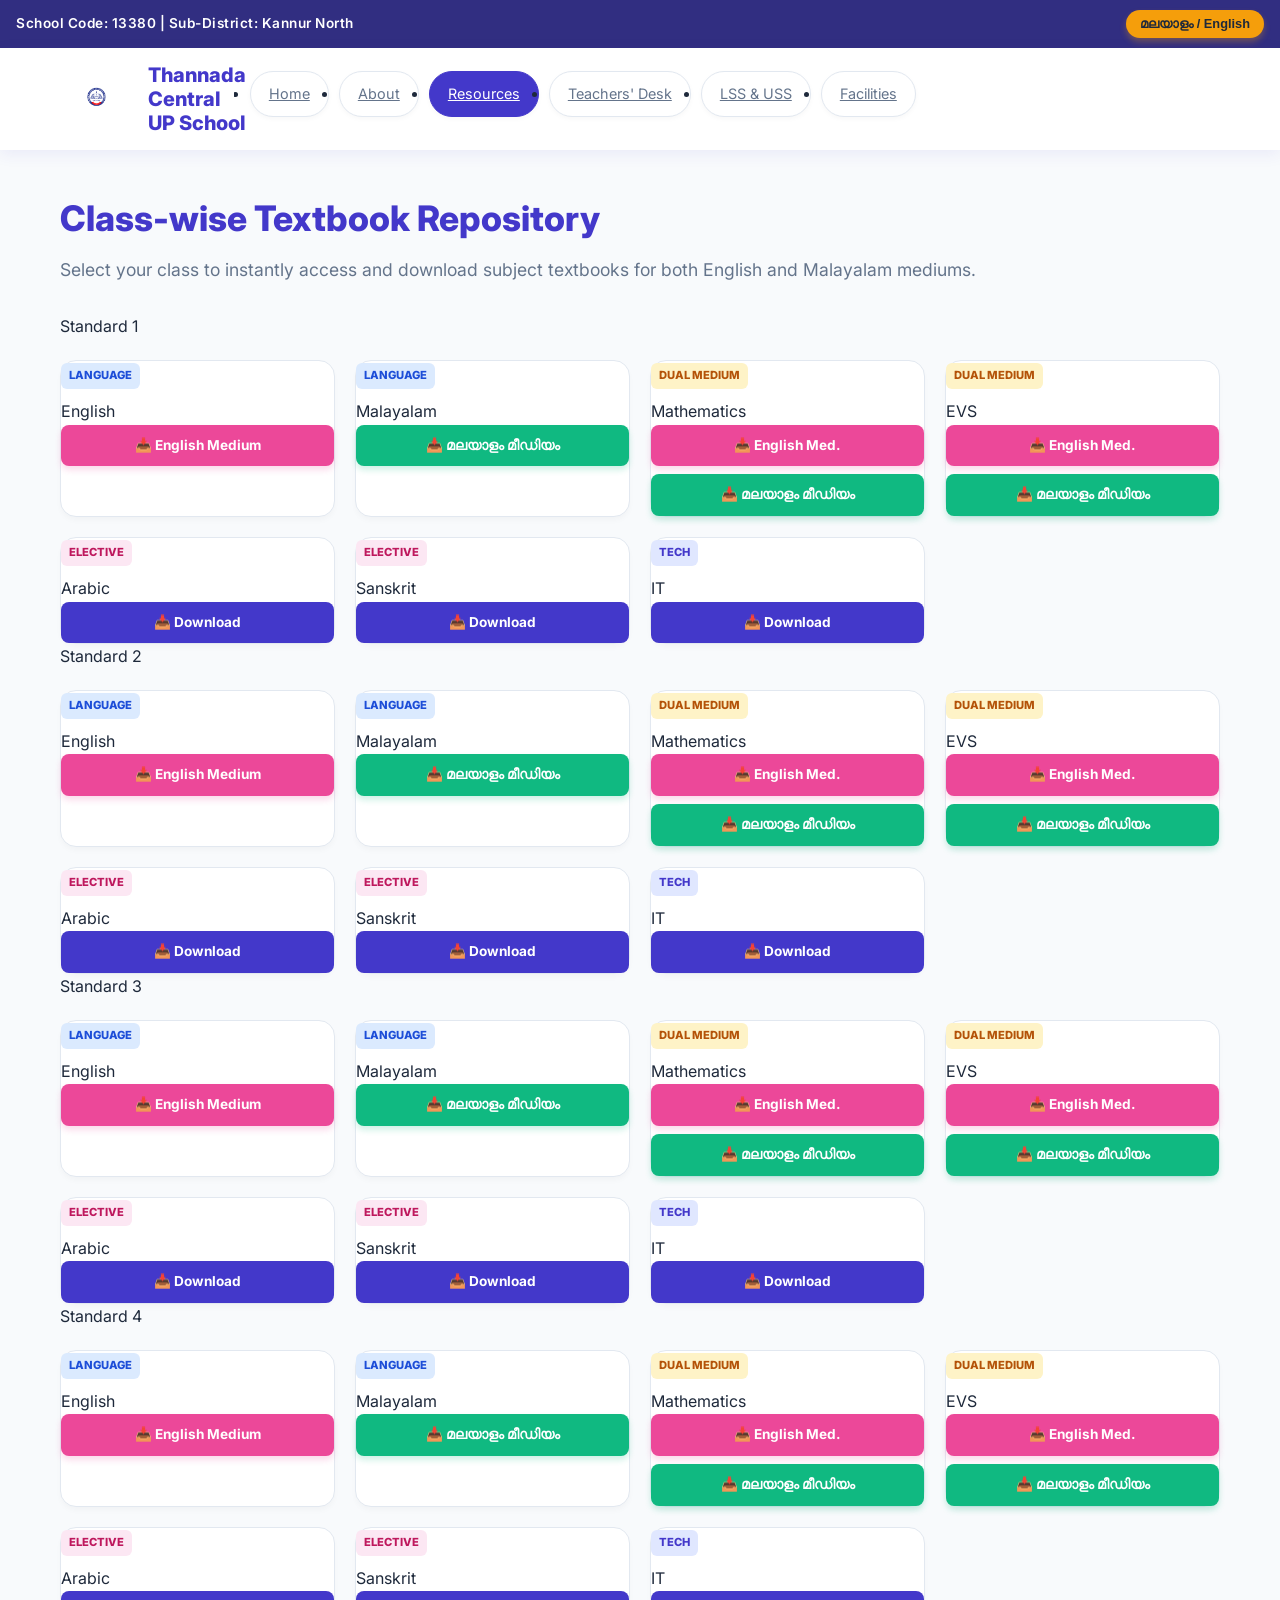
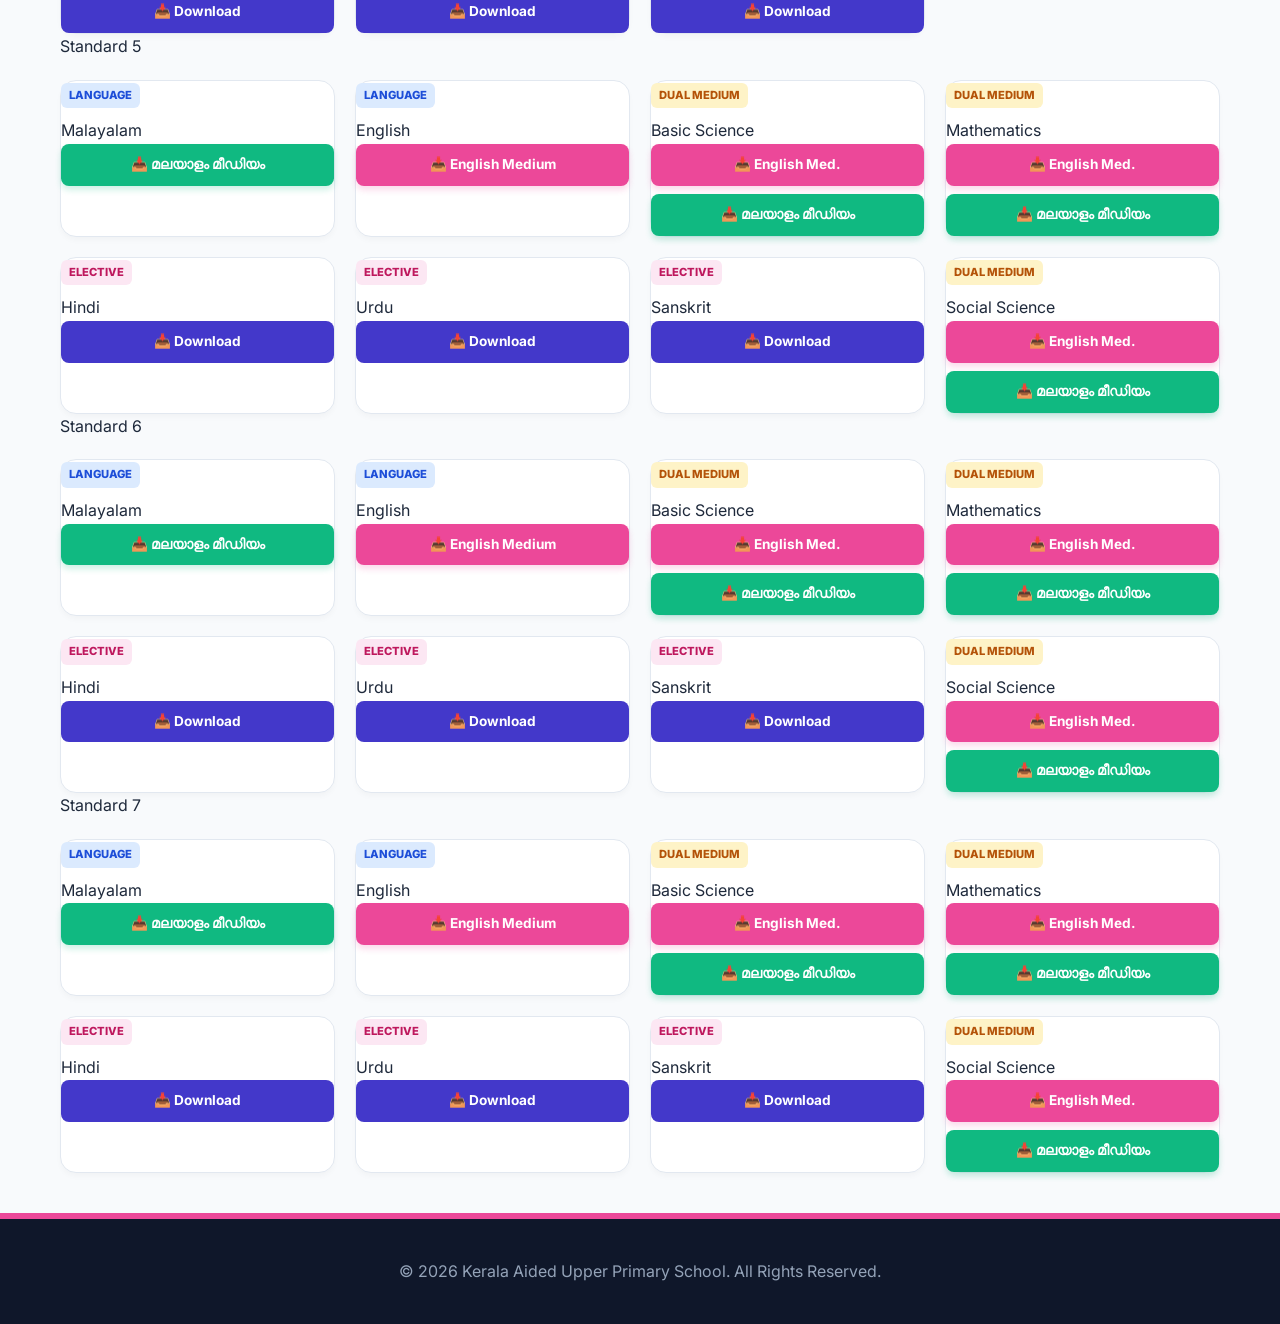
<file: resources.html>
<!DOCTYPE html>
<html lang="en">
<head>
    <meta charset="UTF-8">
    <meta name="viewport" content="width=device-width, initial-scale=1.0">
    <title>Textbook Downloads - Kerala Aided Upper Primary School</title>
    <link rel="preconnect" href="https://fonts.googleapis.com">
    <link rel="preconnect" href="https://fonts.gstatic.com" crossorigin>
    <link href="https://fonts.googleapis.com/css2?family=Inter:wght@400;600;700&family=Manjari:wght@400;700&display=swap" rel="stylesheet">
    <link rel="stylesheet" href="styles.css">
</head>
<body>

    <!-- Utility Language Bar -->
    <div class="utility-bar">
        <div><span>School Code: 13380 | Sub-District: Kannur North</span></div>
        <button class="lang-switch-btn" onclick="toggleLanguage()">മലയാളം / English</button>
    </div>

    <!-- Navigation Header -->
    <header>
        <div class="nav-container">
            <a href="index.html" class="logo-area">
                <img src="assets/logo.png" alt="School Logo" class="school-logo-img">
                <div class="school-name">
                    <h1 class="en-txt">Thannada Central UP School</h1>
                    <h1 class="ml-txt">തന്നട സെൻട്രൽ യു പി സ്കൂൾ</h1>
                </div>
            </a>
            <nav>
                <ul>
                    <li><a href="index.html" class="en-txt">Home</a><a href="index.html" class="ml-txt">ഹോം</a></li>
                    <li><a href="about.html" class="en-txt">About</a><a href="about.html" class="ml-txt">വിവരം</a></li>
                    <li><a href="resources.html" class="active en-txt">Resources</a><a href="resources.html" class="active ml-txt">വിഭവങ്ങൾ</a></li>
                    <li><a href="teachers.html" class="en-txt">Teachers' Desk</a><a href="teachers.html" class="ml-txt">അദ്ധ്യാപകർക്ക്</a></li>
                    <li><a href="exams.html" class="en-txt">LSS & USS</a><a href="exams.html" class="ml-txt">എൽ.എസ്.എസ് / യു.എസ്.എസ്</a></li>
                    <li><a href="infrastructure.html" class="en-txt">Facilities</a><a href="infrastructure.html" class="ml-txt">സൗകര്യങ്ങൾ</a></li>
                </ul>
            </nav>
        </div>
    </header>

    <!-- Main Content Container -->
    <main class="main-container">
        <h2 class="page-title en-txt">Class-wise Textbook Repository</h2>
        <h2 class="page-title ml-txt">ക്ലാസ്സ് അടിസ്ഥാനത്തിലുള്ള പാഠപുസ്തകങ്ങൾ</h2>
        <p class="page-subtitle en-txt">Select your class to instantly access and download subject textbooks for both English and Malayalam mediums.</p>
        <p class="page-subtitle ml-txt">മലയാളം, ഇംഗ്ലീഷ് മീഡിയം പാഠപുസ്തകങ്ങൾ താഴെ നൽകിയിരിക്കുന്ന ലിങ്കുകളിൽ നിന്നും ഡൗൺലോഡ് ചെയ്യാം.</p>

        <!-- ==================== CLASS 1 ==================== -->
        <div class="class-section" id="class-1">
            <div class="class-header">
                <div class="class-title"><span class="en-txt">Standard 1</span><span class="ml-txt">ക്ലാസ് 1</span></div>
            </div>
            <div class="subject-grid">
                <div class="subject-card"><div><span class="medium-badge Mode-Lang">Language</span><div class="subject-name"><span class="en-txt">English</span><span class="ml-txt">ഇംഗ്ലീഷ്</span></div></div><div class="btn-group"><a href="assets/textbooks/class1-english.pdf" class="sm-download-btn purp" download>📥 English Medium</a></div></div>
                <div class="subject-card"><div><span class="medium-badge Mode-Lang">Language</span><div class="subject-name"><span class="en-txt">Malayalam</span><span class="ml-txt">മലയാളം</span></div></div><div class="btn-group"><a href="assets/textbooks/class1-malayalam.pdf" class="sm-download-btn grn" download>📥 മലയാളം മീഡിയം</a></div></div>
                <div class="subject-card"><div><span class="medium-badge Mode-Core">Dual Medium</span><div class="subject-name"><span class="en-txt">Mathematics</span><span class="ml-txt">ഗണിതം</span></div></div><div class="btn-group"><a href="assets/textbooks/class1-maths-en.pdf" class="sm-download-btn purp" download>📥 English Med.</a><a href="assets/textbooks/class1-maths-ml.pdf" class="sm-download-btn grn" download>📥 മലയാളം മീഡിയം</a></div></div>
                <div class="subject-card"><div><span class="medium-badge Mode-Core">Dual Medium</span><div class="subject-name"><span class="en-txt">EVS</span><span class="ml-txt">പരിസരപഠനം</span></div></div><div class="btn-group"><a href="assets/textbooks/class1-evs-en.pdf" class="sm-download-btn purp" download>📥 English Med.</a><a href="assets/textbooks/class1-evs-ml.pdf" class="sm-download-btn grn" download>📥 മലയാളം മീഡിയം</a></div></div>
                <div class="subject-card"><div><span class="medium-badge Mode-Elect">Elective</span><div class="subject-name"><span class="en-txt">Arabic</span><span class="ml-txt">അറബിക്</span></div></div><div class="btn-group"><a href="assets/textbooks/class1-arabic.pdf" class="sm-download-btn" download>📥 Download</a></div></div>
                <div class="subject-card"><div><span class="medium-badge Mode-Elect">Elective</span><div class="subject-name"><span class="en-txt">Sanskrit</span><span class="ml-txt">സംസ്കൃതം</span></div></div><div class="btn-group"><a href="assets/textbooks/class1-sanskrit.pdf" class="sm-download-btn" download>📥 Download</a></div></div>
                <div class="subject-card"><div><span class="medium-badge Mode-Tech">Tech</span><div class="subject-name"><span class="en-txt">IT</span><span class="ml-txt">ഐ.ടി</span></div></div><div class="btn-group"><a href="assets/textbooks/class1-it.pdf" class="sm-download-btn" download>📥 Download</a></div></div>
            </div>
        </div>

        <!-- ==================== CLASS 2 ==================== -->
        <div class="class-section" id="class-2">
            <div class="class-header">
                <div class="class-title"><span class="en-txt">Standard 2</span><span class="ml-txt">ക്ലാസ് 2</span></div>
            </div>
            <div class="subject-grid">
                <div class="subject-card"><div><span class="medium-badge Mode-Lang">Language</span><div class="subject-name"><span class="en-txt">English</span><span class="ml-txt">ഇംഗ്ലീഷ്</span></div></div><div class="btn-group"><a href="assets/textbooks/class2-english.pdf" class="sm-download-btn purp" download>📥 English Medium</a></div></div>
                <div class="subject-card"><div><span class="medium-badge Mode-Lang">Language</span><div class="subject-name"><span class="en-txt">Malayalam</span><span class="ml-txt">മലയാളം</span></div></div><div class="btn-group"><a href="assets/textbooks/class2-malayalam.pdf" class="sm-download-btn grn" download>📥 മലയാളം മീഡിയം</a></div></div>
                <div class="subject-card"><div><span class="medium-badge Mode-Core">Dual Medium</span><div class="subject-name"><span class="en-txt">Mathematics</span><span class="ml-txt">ഗണിതം</span></div></div><div class="btn-group"><a href="assets/textbooks/class2-maths-en.pdf" class="sm-download-btn purp" download>📥 English Med.</a><a href="assets/textbooks/class2-maths-ml.pdf" class="sm-download-btn grn" download>📥 മലയാളം മീഡിയം</a></div></div>
                <div class="subject-card"><div><span class="medium-badge Mode-Core">Dual Medium</span><div class="subject-name"><span class="en-txt">EVS</span><span class="ml-txt">പരിസരപഠനം</span></div></div><div class="btn-group"><a href="assets/textbooks/class2-evs-en.pdf" class="sm-download-btn purp" download>📥 English Med.</a><a href="assets/textbooks/class2-evs-ml.pdf" class="sm-download-btn grn" download>📥 മലയാളം മീഡിയം</a></div></div>
                <div class="subject-card"><div><span class="medium-badge Mode-Elect">Elective</span><div class="subject-name"><span class="en-txt">Arabic</span><span class="ml-txt">അറബിക്</span></div></div><div class="btn-group"><a href="assets/textbooks/class2-arabic.pdf" class="sm-download-btn" download>📥 Download</a></div></div>
                <div class="subject-card"><div><span class="medium-badge Mode-Elect">Elective</span><div class="subject-name"><span class="en-txt">Sanskrit</span><span class="ml-txt">സംസ്കൃതം</span></div></div><div class="btn-group"><a href="assets/textbooks/class2-sanskrit.pdf" class="sm-download-btn" download>📥 Download</a></div></div>
                <div class="subject-card"><div><span class="medium-badge Mode-Tech">Tech</span><div class="subject-name"><span class="en-txt">IT</span><span class="ml-txt">ഐ.ടി</span></div></div><div class="btn-group"><a href="assets/textbooks/class2-it.pdf" class="sm-download-btn" download>📥 Download</a></div></div>
            </div>
        </div>

        <!-- ==================== CLASS 3 ==================== -->
        <div class="class-section" id="class-3">
            <div class="class-header">
                <div class="class-title"><span class="en-txt">Standard 3</span><span class="ml-txt">ക്ലാസ് 3</span></div>
            </div>
            <div class="subject-grid">
                <div class="subject-card"><div><span class="medium-badge Mode-Lang">Language</span><div class="subject-name"><span class="en-txt">English</span><span class="ml-txt">ഇംഗ്ലീഷ്</span></div></div><div class="btn-group"><a href="assets/textbooks/class3-english.pdf" class="sm-download-btn purp" download>📥 English Medium</a></div></div>
                <div class="subject-card"><div><span class="medium-badge Mode-Lang">Language</span><div class="subject-name"><span class="en-txt">Malayalam</span><span class="ml-txt">മലയാളം</span></div></div><div class="btn-group"><a href="assets/textbooks/class3-malayalam.pdf" class="sm-download-btn grn" download>📥 മലയാളം മീഡിയം</a></div></div>
                <div class="subject-card"><div><span class="medium-badge Mode-Core">Dual Medium</span><div class="subject-name"><span class="en-txt">Mathematics</span><span class="ml-txt">ഗണിതം</span></div></div><div class="btn-group"><a href="assets/textbooks/class3-maths-en.pdf" class="sm-download-btn purp" download>📥 English Med.</a><a href="assets/textbooks/class3-maths-ml.pdf" class="sm-download-btn grn" download>📥 മലയാളം മീഡിയം</a></div></div>
                <div class="subject-card"><div><span class="medium-badge Mode-Core">Dual Medium</span><div class="subject-name"><span class="en-txt">EVS</span><span class="ml-txt">പരിസരപഠനം</span></div></div><div class="btn-group"><a href="assets/textbooks/class3-evs-en.pdf" class="sm-download-btn purp" download>📥 English Med.</a><a href="assets/textbooks/class3-evs-ml.pdf" class="sm-download-btn grn" download>📥 മലയാളം മീഡിയം</a></div></div>
                <div class="subject-card"><div><span class="medium-badge Mode-Elect">Elective</span><div class="subject-name"><span class="en-txt">Arabic</span><span class="ml-txt">അറബിക്</span></div></div><div class="btn-group"><a href="assets/textbooks/class3-arabic.pdf" class="sm-download-btn" download>📥 Download</a></div></div>
                <div class="subject-card"><div><span class="medium-badge Mode-Elect">Elective</span><div class="subject-name"><span class="en-txt">Sanskrit</span><span class="ml-txt">സംസ്കൃതം</span></div></div><div class="btn-group"><a href="assets/textbooks/class3-sanskrit.pdf" class="sm-download-btn" download>📥 Download</a></div></div>
                <div class="subject-card"><div><span class="medium-badge Mode-Tech">Tech</span><div class="subject-name"><span class="en-txt">IT</span><span class="ml-txt">ഐ.ടി</span></div></div><div class="btn-group"><a href="assets/textbooks/class3-it.pdf" class="sm-download-btn" download>📥 Download</a></div></div>
            </div>
        </div>

        <!-- ==================== CLASS 4 ==================== -->
        <div class="class-section" id="class-4">
            <div class="class-header">
                <div class="class-title"><span class="en-txt">Standard 4</span><span class="ml-txt">ക്ലാസ് 4</span></div>
            </div>
            <div class="subject-grid">
                <div class="subject-card"><div><span class="medium-badge Mode-Lang">Language</span><div class="subject-name"><span class="en-txt">English</span><span class="ml-txt">ഇംഗ്ലീഷ്</span></div></div><div class="btn-group"><a href="assets/textbooks/class4-english.pdf" class="sm-download-btn purp" download>📥 English Medium</a></div></div>
                <div class="subject-card"><div><span class="medium-badge Mode-Lang">Language</span><div class="subject-name"><span class="en-txt">Malayalam</span><span class="ml-txt">മലയാളം</span></div></div><div class="btn-group"><a href="assets/textbooks/class4-malayalam.pdf" class="sm-download-btn grn" download>📥 മലയാളം മീഡിയം</a></div></div>
                <div class="subject-card"><div><span class="medium-badge Mode-Core">Dual Medium</span><div class="subject-name"><span class="en-txt">Mathematics</span><span class="ml-txt">ഗണിതം</span></div></div><div class="btn-group"><a href="assets/textbooks/class4-maths-en.pdf" class="sm-download-btn purp" download>📥 English Med.</a><a href="assets/textbooks/class4-maths-ml.pdf" class="sm-download-btn grn" download>📥 മലയാളം മീഡിയം</a></div></div>
                <div class="subject-card"><div><span class="medium-badge Mode-Core">Dual Medium</span><div class="subject-name"><span class="en-txt">EVS</span><span class="ml-txt">പരിസരപഠനം</span></div></div><div class="btn-group"><a href="assets/textbooks/class4-evs-en.pdf" class="sm-download-btn purp" download>📥 English Med.</a><a href="assets/textbooks/class4-evs-ml.pdf" class="sm-download-btn grn" download>📥 മലയാളം മീഡിയം</a></div></div>
                <div class="subject-card"><div><span class="medium-badge Mode-Elect">Elective</span><div class="subject-name"><span class="en-txt">Arabic</span><span class="ml-txt">അറബിക്</span></div></div><div class="btn-group"><a href="assets/textbooks/class4-arabic.pdf" class="sm-download-btn" download>📥 Download</a></div></div>
                <div class="subject-card"><div><span class="medium-badge Mode-Elect">Elective</span><div class="subject-name"><span class="en-txt">Sanskrit</span><span class="ml-txt">സംസ്കൃതം</span></div></div><div class="btn-group"><a href="assets/textbooks/class4-sanskrit.pdf" class="sm-download-btn" download>📥 Download</a></div></div>
                <div class="subject-card"><div><span class="medium-badge Mode-Tech">Tech</span><div class="subject-name"><span class="en-txt">IT</span><span class="ml-txt">ഐ.ടി</span></div></div><div class="btn-group"><a href="assets/textbooks/class4-it.pdf" class="sm-download-btn" download>📥 Download</a></div></div>
            </div>
        </div>

        <!-- ==================== CLASS 5 ==================== -->
        <div class="class-section" id="class-5">
            <div class="class-header">
                <div class="class-title"><span class="en-txt">Standard 5</span><span class="ml-txt">ക്ലാസ് 5</span></div>
            </div>
            <div class="subject-grid">
                <div class="subject-card"><div><span class="medium-badge Mode-Lang">Language</span><div class="subject-name"><span class="en-txt">Malayalam</span><span class="ml-txt">മലയാളം</span></div></div><div class="btn-group"><a href="assets/textbooks/class5-malayalam.pdf" class="sm-download-btn grn" download>📥 മലയാളം മീഡിയം</a></div></div>
                <div class="subject-card"><div><span class="medium-badge Mode-Lang">Language</span><div class="subject-name"><span class="en-txt">English</span><span class="ml-txt">ഇംഗ്ലീഷ്</span></div></div><div class="btn-group"><a href="assets/textbooks/class5-english.pdf" class="sm-download-btn purp" download>📥 English Medium</a></div></div>
                <div class="subject-card"><div><span class="medium-badge Mode-Core">Dual Medium</span><div class="subject-name"><span class="en-txt">Basic Science</span><span class="ml-txt">അടിസ്ഥാനശാസ്ത്രം</span></div></div><div class="btn-group"><a href="assets/textbooks/class5-science-en.pdf" class="sm-download-btn purp" download>📥 English Med.</a><a href="assets/textbooks/class5-science-ml.pdf" class="sm-download-btn grn" download>📥 മലയാളം മീഡിയം</a></div></div>
                <div class="subject-card"><div><span class="medium-badge Mode-Core">Dual Medium</span><div class="subject-name"><span class="en-txt">Mathematics</span><span class="ml-txt">ഗണിതം</span></div></div><div class="btn-group"><a href="assets/textbooks/class5-maths-en.pdf" class="sm-download-btn purp" download>📥 English Med.</a><a href="assets/textbooks/class5-maths-ml.pdf" class="sm-download-btn grn" download>📥 മലയാളം മീഡിയം</a></div></div>
                <div class="subject-card"><div><span class="medium-badge Mode-Elect">Elective</span><div class="subject-name"><span class="en-txt">Hindi</span><span class="ml-txt">ഹിന്ദി</span></div></div><div class="btn-group"><a href="assets/textbooks/class5-hindi.pdf" class="sm-download-btn" download>📥 Download</a></div></div>
                <div class="subject-card"><div><span class="medium-badge Mode-Elect">Elective</span><div class="subject-name"><span class="en-txt">Urdu</span><span class="ml-txt">ഉർദു</span></div></div><div class="btn-group"><a href="assets/textbooks/class5-urdu.pdf" class="sm-download-btn" download>📥 Download</a></div></div>
                <div class="subject-card"><div><span class="medium-badge Mode-Elect">Elective</span><div class="subject-name"><span class="en-txt">Sanskrit</span><span class="ml-txt">സംസ്കൃതം</span></div></div><div class="btn-group"><a href="assets/textbooks/class5-sanskrit.pdf" class="sm-download-btn" download>📥 Download</a></div></div>
                <div class="subject-card"><div><span class="medium-badge Mode-Core">Dual Medium</span><div class="subject-name"><span class="en-txt">Social Science</span><span class="ml-txt">സാമൂഹ്യശാസ്ത്രം</span></div></div><div class="btn-group"><a href="assets/textbooks/class5-social-en.pdf" class="sm-download-btn purp" download>📥 English Med.</a><a href="assets/textbooks/class5-social-ml.pdf" class="sm-download-btn grn" download>📥 മലയാളം മീഡിയം</a></div></div>
            </div>
        </div>

        <!-- ==================== CLASS 6 ==================== -->
        <div class="class-section" id="class-6">
            <div class="class-header">
                <div class="class-title"><span class="en-txt">Standard 6</span><span class="ml-txt">ക്ലാസ് 6</span></div>
            </div>
            <div class="subject-grid">
                <div class="subject-card"><div><span class="medium-badge Mode-Lang">Language</span><div class="subject-name"><span class="en-txt">Malayalam</span><span class="ml-txt">മലയാളം</span></div></div><div class="btn-group"><a href="assets/textbooks/class6-malayalam.pdf" class="sm-download-btn grn" download>📥 മലയാളം മീഡിയം</a></div></div>
                <div class="subject-card"><div><span class="medium-badge Mode-Lang">Language</span><div class="subject-name"><span class="en-txt">English</span><span class="ml-txt">ഇംഗ്ലീഷ്</span></div></div><div class="btn-group"><a href="assets/textbooks/class6-english.pdf" class="sm-download-btn purp" download>📥 English Medium</a></div></div>
                <div class="subject-card"><div><span class="medium-badge Mode-Core">Dual Medium</span><div class="subject-name"><span class="en-txt">Basic Science</span><span class="ml-txt">അടിസ്ഥാനശാസ്ത്രം</span></div></div><div class="btn-group"><a href="assets/textbooks/class6-science-en.pdf" class="sm-download-btn purp" download>📥 English Med.</a><a href="assets/textbooks/class6-science-ml.pdf" class="sm-download-btn grn" download>📥 മലയാളം മീഡിയം</a></div></div>
                <div class="subject-card"><div><span class="medium-badge Mode-Core">Dual Medium</span><div class="subject-name"><span class="en-txt">Mathematics</span><span class="ml-txt">ഗണിതം</span></div></div><div class="btn-group"><a href="assets/textbooks/class6-maths-en.pdf" class="sm-download-btn purp" download>📥 English Med.</a><a href="assets/textbooks/class6-maths-ml.pdf" class="sm-download-btn grn" download>📥 മലയാളം മീഡിയം</a></div></div>
                <div class="subject-card"><div><span class="medium-badge Mode-Elect">Elective</span><div class="subject-name"><span class="en-txt">Hindi</span><span class="ml-txt">ഹിന്ദി</span></div></div><div class="btn-group"><a href="assets/textbooks/class6-hindi.pdf" class="sm-download-btn" download>📥 Download</a></div></div>
                <div class="subject-card"><div><span class="medium-badge Mode-Elect">Elective</span><div class="subject-name"><span class="en-txt">Urdu</span><span class="ml-txt">ഉർദു</span></div></div><div class="btn-group"><a href="assets/textbooks/class6-urdu.pdf" class="sm-download-btn" download>📥 Download</a></div></div>
                <div class="subject-card"><div><span class="medium-badge Mode-Elect">Elective</span><div class="subject-name"><span class="en-txt">Sanskrit</span><span class="ml-txt">സംസ്കൃതം</span></div></div><div class="btn-group"><a href="assets/textbooks/class6-sanskrit.pdf" class="sm-download-btn" download>📥 Download</a></div></div>
                <div class="subject-card"><div><span class="medium-badge Mode-Core">Dual Medium</span><div class="subject-name"><span class="en-txt">Social Science</span><span class="ml-txt">സാമൂഹ്യശാസ്ത്രം</span></div></div><div class="btn-group"><a href="assets/textbooks/class6-social-en.pdf" class="sm-download-btn purp" download>📥 English Med.</a><a href="assets/textbooks/class6-social-ml.pdf" class="sm-download-btn grn" download>📥 മലയാളം മീഡിയം</a></div></div>
            </div>
        </div>

        <!-- ==================== CLASS 7 ==================== -->
        <div class="class-section" id="class-7">
            <div class="class-header">
                <div class="class-title"><span class="en-txt">Standard 7</span><span class="ml-txt">ക്ലാസ് 7</span></div>
            </div>
            <div class="subject-grid">
                <div class="subject-card"><div><span class="medium-badge Mode-Lang">Language</span><div class="subject-name"><span class="en-txt">Malayalam</span><span class="ml-txt">മലയാളം</span></div></div><div class="btn-group"><a href="assets/textbooks/class7-malayalam.pdf" class="sm-download-btn grn" download>📥 മലയാളം മീഡിയം</a></div></div>
                <div class="subject-card"><div><span class="medium-badge Mode-Lang">Language</span><div class="subject-name"><span class="en-txt">English</span><span class="ml-txt">ഇംഗ്ലീഷ്</span></div></div><div class="btn-group"><a href="assets/textbooks/class7-english.pdf" class="sm-download-btn purp" download>📥 English Medium</a></div></div>
                <div class="subject-card"><div><span class="medium-badge Mode-Core">Dual Medium</span><div class="subject-name"><span class="en-txt">Basic Science</span><span class="ml-txt">അടിസ്ഥാനശാസ്ത്രം</span></div></div><div class="btn-group"><a href="assets/textbooks/class7-science-en.pdf" class="sm-download-btn purp" download>📥 English Med.</a><a href="assets/textbooks/class7-science-ml.pdf" class="sm-download-btn grn" download>📥 മലയാളം മീഡിയം</a></div></div>
                <div class="subject-card"><div><span class="medium-badge Mode-Core">Dual Medium</span><div class="subject-name"><span class="en-txt">Mathematics</span><span class="ml-txt">ഗണിതം</span></div></div><div class="btn-group"><a href="assets/textbooks/class7-maths-en.pdf" class="sm-download-btn purp" download>📥 English Med.</a><a href="assets/textbooks/class7-maths-ml.pdf" class="sm-download-btn grn" download>📥 മലയാളം മീഡിയം</a></div></div>
                <div class="subject-card"><div><span class="medium-badge Mode-Elect">Elective</span><div class="subject-name"><span class="en-txt">Hindi</span><span class="ml-txt">ഹിന്ദി</span></div></div><div class="btn-group"><a href="assets/textbooks/class7-hindi.pdf" class="sm-download-btn" download>📥 Download</a></div></div>
                <div class="subject-card"><div><span class="medium-badge Mode-Elect">Elective</span><div class="subject-name"><span class="en-txt">Urdu</span><span class="ml-txt">ഉർദു</span></div></div><div class="btn-group"><a href="assets/textbooks/class7-urdu.pdf" class="sm-download-btn" download>📥 Download</a></div></div>
                <div class="subject-card"><div><span class="medium-badge Mode-Elect">Elective</span><div class="subject-name"><span class="en-txt">Sanskrit</span><span class="ml-txt">സംസ്കൃതം</span></div></div><div class="btn-group"><a href="assets/textbooks/class7-sanskrit.pdf" class="sm-download-btn" download>📥 Download</a></div></div>
                <div class="subject-card"><div><span class="medium-badge Mode-Core">Dual Medium</span><div class="subject-name"><span class="en-txt">Social Science</span><span class="ml-txt">സാമൂഹ്യശാസ്ത്രം</span></div></div><div class="btn-group"><a href="assets/textbooks/class7-social-en.pdf" class="sm-download-btn purp" download>📥 English Med.</a><a href="assets/textbooks/class7-social-ml.pdf" class="sm-download-btn grn" download>📥 മലയാളം മീഡിയം</a></div></div>
            </div>
        </div>

    </main>

    <footer>
        <p>© 2026 Kerala Aided Upper Primary School. All Rights Reserved.</p>
    </footer>

    <script>
        function toggleLanguage() {
            document.body.classList.toggle('lang-ml');
        }
    </script>
</body>
</html>
</file>
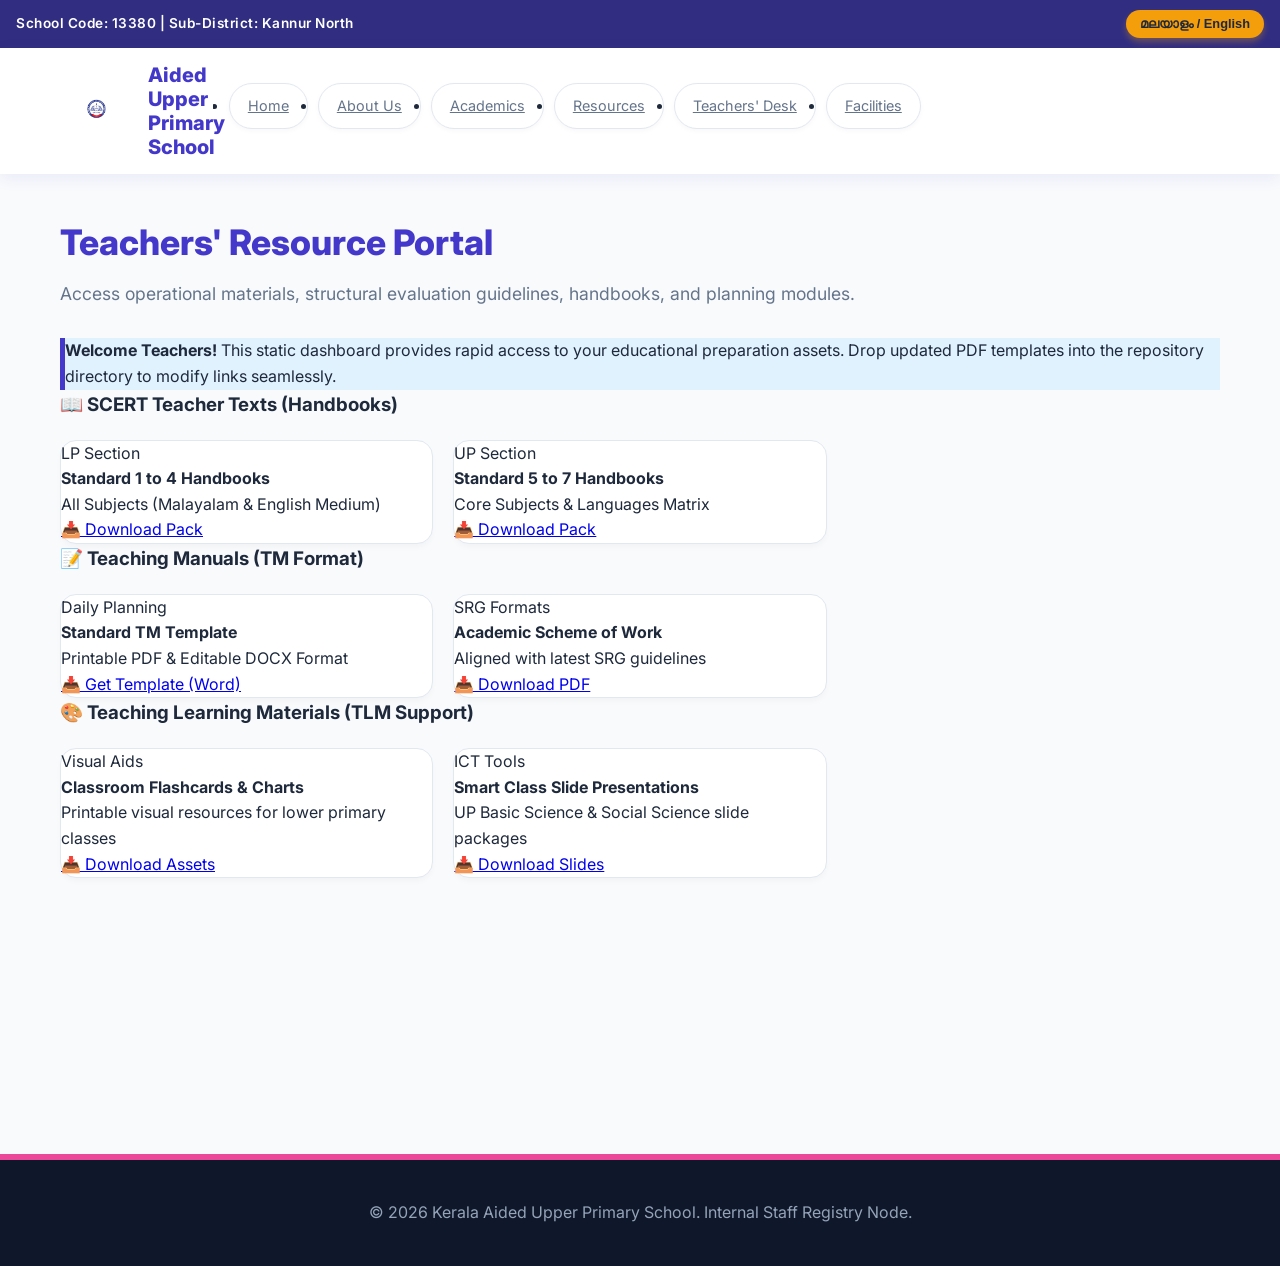
<file: teachers.html>
<!DOCTYPE html>
<html lang="en">
<head>
    <meta charset="UTF-8">
    <meta name="viewport" content="width=device-width, initial-scale=1.0">
    <title>Teachers' Portal - Kerala Aided Upper Primary School</title>
    <link rel="preconnect" href="https://fonts.googleapis.com">
    <link rel="preconnect" href="https://fonts.gstatic.com" crossorigin>
    <link href="https://fonts.googleapis.com/css2?family=Inter:wght@400;600;700&family=Manjari:wght@400;700&display=swap" rel="stylesheet">
    <link rel="stylesheet" href="styles.css">
    

       
</head>
<body>

    <!-- Utility Language Bar -->
    <div class="utility-bar">
        <div><span>School Code: 13380 | Sub-District: Kannur North</span></div>
        <button class="lang-switch-btn" onclick="toggleLanguage()">മലയാളം / English</button>
    </div>

    <!-- Navigation Header -->
    <header>
        <div class="nav-container">
            <a href="index.html" class="logo-area">
                <img src="assets/logo.png" alt="School Logo" class="school-logo-img">
                <div class="school-name">
                    <h1 class="en-txt">Aided Upper Primary School</h1>
                    <h1 class="ml-txt">എയ്ഡഡ് അപ്പർ പ്രൈമറി സ്കൂൾ</h1>
                </div>
            </a>
            <nav>
                <ul>
                    <li><a href="index.html" class="en-txt">Home</a><a href="index.html" class="ml-txt">ഹോം</a></li>
                    <li><a href="about.html" class="en-txt">About Us</a><a href="about.html" class="ml-txt">ഞങ്ങളെക്കുറിച്ച്</a></li>
                    <li><a href="academics.html" class="en-txt">Academics</a><a href="academics.html" class="ml-txt">പഠനം</a></li>
                    <li><a href="resources.html" class="en-txt">Resources</a><a href="resources.html" class="ml-txt">വിഭവങ്ങൾ</a></li>
                    <li><a href="teachers.html" class="en-txt">Teachers' Desk</a><a href="teachers.html" class="ml-txt">അദ്ധ്യാപകർക്ക്</a></li>
                    <li><a href="infrastructure.html" class="en-txt">Facilities</a><a href="infrastructure.html" class="ml-txt">സൗകര്യങ്ങൾ</a></li>
                </ul>
            </nav>
        </div>
    </header>

    <!-- Main Content Layout Framework -->
    <main class="main-container">
        <h2 class="page-title en-txt">Teachers' Resource Portal</h2>
        <h2 class="page-title ml-txt">അദ്ധ്യാപകരുടെ പോർട്ടൽ</h2>
        <p class="page-subtitle en-txt">Access operational materials, structural evaluation guidelines, handbooks, and planning modules.</p>
        <p class="page-subtitle ml-txt">അദ്ധ്യാപകർക്കായുള്ള ഹാൻഡ്‌ബുക്കുകൾ, ടീച്ചിങ് മാനുവലുകൾ, മറ്റ് പഠന സാമഗ്രികൾ എന്നിവ ഇവിടെ ലഭ്യമാണ്.</p>

        <div class="portal-desc-card">
            <p class="en-txt"><strong>Welcome Teachers!</strong> This static dashboard provides rapid access to your educational preparation assets. Drop updated PDF templates into the repository directory to modify links seamlessly.</p>
            <p class="ml-txt"><strong>അദ്ധ്യാപകരുടെ ശ്രദ്ധയ്ക്ക്:</strong> സ്കൂൾ ക്ലാസുകളിലേക്കാവശ്യമായ ഔദ്യോഗിക ഹാൻഡ്‌ബുക്കുകളും പ്ലാനിങ് ഫോർമാറ്റുകളും താഴെ നൽകിയിരിക്കുന്ന സെക്ഷനുകളിൽ നിന്നും ഡൗൺലോഡ് ചെയ്യാം.</p>
        </div>

        <!-- SECTION 1: SCERT Teacher Texts (Handbooks) -->
        <h3 class="resource-section-title">
            <span>📖</span>
            <span class="en-txt">SCERT Teacher Texts (Handbooks)</span>
            <span class="ml-txt">അദ്ധ്യാപക സഹായി (Handbooks)</span>
        </h3>
        
        <div class="teacher-grid">
            <div class="teacher-resource-card">
                <div class="resource-meta">
                    <span class="resource-type-badge badge-handbook">LP Section</span>
                    <h4 class="resource-card-name"><span class="en-txt">Standard 1 to 4 Handbooks</span><span class="ml-txt">എൽ.പി അദ്ധ്യാപക സഹായി</span></h4>
                    <p class="resource-card-sub">All Subjects (Malayalam & English Medium)</p>
                </div>
                <a href="assets/teachers/lp-handbooks.zip" class="teacher-download-btn" download>📥 Download Pack</a>
            </div>
            <div class="teacher-resource-card">
                <div class="resource-meta">
                    <span class="resource-type-badge badge-handbook">UP Section</span>
                    <h4 class="resource-card-name"><span class="en-txt">Standard 5 to 7 Handbooks</span><span class="ml-txt">യു.പി അദ്ധ്യാപക സഹായി</span></h4>
                    <p class="resource-card-sub">Core Subjects & Languages Matrix</p>
                </div>
                <a href="assets/teachers/up-handbooks.zip" class="teacher-download-btn" download>📥 Download Pack</a>
            </div>
        </div>

        <!-- SECTION 2: Teaching Manuals (Templates & Formats) -->
        <h3 class="resource-section-title" style="border-bottom-color: var(--secondary-coral);">
            <span>📝</span>
            <span class="en-txt">Teaching Manuals (TM Format)</span>
            <span class="ml-txt">ടീച്ചിങ് മാനുവൽ ഫോർമാറ്റുകൾ</span>
        </h3>
        
        <div class="teacher-grid">
            <div class="teacher-resource-card">
                <div class="resource-meta">
                    <span class="resource-type-badge badge-manual">Daily Planning</span>
                    <h4 class="resource-card-name"><span class="en-txt">Standard TM Template</span><span class="ml-txt">സാധാരണ ടീച്ചിങ് മാനുവൽ രൂപരേഖ</span></h4>
                    <p class="resource-card-sub">Printable PDF & Editable DOCX Format</p>
                </div>
                <a href="assets/teachers/teaching-manual-template.docx" class="teacher-download-btn" download>📥 Get Template (Word)</a>
            </div>
            <div class="teacher-resource-card">
                <div class="resource-meta">
                    <span class="resource-type-badge badge-manual">SRG Formats</span>
                    <h4 class="resource-card-name"><span class="en-txt">Academic Scheme of Work</span><span class="ml-txt">പ്രതിവാര യൂണിറ്റ് പ്ലാൻ</span></h4>
                    <p class="resource-card-sub">Aligned with latest SRG guidelines</p>
                </div>
                <a href="assets/teachers/scheme-of-work.pdf" class="teacher-download-btn" download>📥 Download PDF</a>
            </div>
        </div>

        <!-- SECTION 3: Teaching Materials & TLM Downloads -->
        <h3 class="resource-section-title">
            <span>🎨</span>
            <span class="en-txt">Teaching Learning Materials (TLM Support)</span>
            <span class="ml-txt">പഠനോപകരണങ്ങളും പഠന സാമഗ്രികളും (TLM)</span>
        </h3>
        
        <div class="teacher-grid">
            <div class="teacher-resource-card">
                <div class="resource-meta">
                    <span class="resource-type-badge badge-tlm">Visual Aids</span>
                    <h4 class="resource-card-name"><span class="en-txt">Classroom Flashcards & Charts</span><span class="ml-txt">ക്ലാസ്സ് റൂം ഫ്ലാഷ് കാർഡുകൾ</span></h4>
                    <p class="resource-card-sub">Printable visual resources for lower primary classes</p>
                </div>
                <a href="assets/teachers/lp-flashcards.zip" class="teacher-download-btn" download>📥 Download Assets</a>
            </div>
            <div class="teacher-resource-card">
                <div class="resource-meta">
                    <span class="resource-type-badge badge-tlm">ICT Tools</span>
                    <h4 class="resource-card-name"><span class="en-txt">Smart Class Slide Presentations</span><span class="ml-txt">സ്മാർട്ട് ക്ലാസ് പ്രെസന്റേഷനുകൾ</span></h4>
                    <p class="resource-card-sub">UP Basic Science & Social Science slide packages</p>
                </div>
                <a href="assets/teachers/smart-class-slides.zip" class="teacher-download-btn" download>📥 Download Slides</a>
            </div>
        </div>

    </main>

    <!-- Consolidated Unified Static Footer -->
    <footer>
        <p>© 2026 Kerala Aided Upper Primary School. Internal Staff Registry Node.</p>
    </footer>

    <!-- Static Language Selection Local Script -->
    <script>
        function toggleLanguage() {
            document.body.classList.toggle('lang-ml');
        }
    </script>
</body>
</html>
</file>
<file: styles.css>
/* ==========================================================================
   GLOBAL DESIGN TOKENS & SETUP ("VIBRANT ACADEMY" THEME)
   ========================================================================== */
:root {
    --primary-indigo: #4338CA;   /* Deep, vibrant Blue-Purple for trust & smartness */
    --primary-dark: #312E81;     /* Darker shade for the very top header */
    --accent-mango: #F59E0B;     /* Cheerful Yellow-Orange for main actions */
    --accent-magenta: #EC4899;   /* Bright Pink for English Medium / accents */
    --accent-emerald: #10B981;   /* Fresh Green for Malayalam Medium / success */
    --accent-sky: #E0F2FE;       /* Soft blue for card backgrounds */
    
    --dark-text: #1E293B;        /* Slate dark text for easy reading */
    --muted-text: #64748B;       /* Soft slate for subtitles */
    --light-bg: #F8FAFC;         /* Very clean, slightly cool off-white background */
    --white: #FFFFFF;
    --border-color: #E2E8F0;
    
    --font-en: 'Inter', system-ui, sans-serif;
    --font-ml: 'Manjari', sans-serif;
}

* {
    box-sizing: border-box;
    margin: 0;
    padding: 0;
}

html, body {
    overflow-x: hidden; 
    width: 100%;
    height: auto !important;
}

body {
    font-family: var(--font-en);
    color: var(--dark-text);
    background-color: var(--light-bg);
    line-height: 1.6;
}

/* Bilingual Architecture Controllers */
body.lang-ml { font-family: var(--font-ml); }
body.lang-ml .en-txt { display: none !important; }
body:not(.lang-ml) .ml-txt { display: none !important; }

/* ==========================================================================
   SCHOOL LOGO & UTILITY BAR
   ========================================================================== */
.school-logo-img {
    height: 52px;
    width: auto;
    object-fit: contain;
    display: inline-block;
    vertical-align: middle;
}

.utility-bar {
    background-color: var(--primary-dark);
    color: var(--white);
    padding: 10px 16px;
    display: flex;
    justify-content: space-between;
    align-items: center;
    font-size: 0.85rem;
    font-weight: 600;
    letter-spacing: 0.5px;
}

.lang-switch-btn {
    background: var(--accent-mango);
    border: none;
    padding: 6px 14px;
    font-weight: bold;
    cursor: pointer;
    border-radius: 20px; /* Pill shape for a fun app feel */
    color: #1E293B; /* Dark text on yellow for pop */
    font-size: 0.8rem;
    box-shadow: 0 4px 6px rgba(245, 158, 11, 0.3);
    transition: transform 0.2s;
}
.lang-switch-btn:hover { transform: scale(1.05); }

/* ==========================================================================
   MAIN NAVIGATION HEADER
   ========================================================================== */
header {
    background-color: var(--white);
    box-shadow: 0 4px 15px rgba(67, 56, 202, 0.08); /* Indigo tinted shadow */
    position: sticky;
    top: 0;
    z-index: 1000;
}

.nav-container {
    max-width: 1200px;
    margin: 0 auto;
    display: flex;
    justify-content: space-between;
    align-items: center;
    padding: 15px 20px;
}

.logo-area {
    display: flex;
    align-items: center;
    gap: 15px;
    text-decoration: none;
}

.school-name h1 {
    font-size: 1.25rem;
    color: var(--primary-indigo);
    font-weight: 800;
    line-height: 1.2;
}

.school-name p {
    font-size: 0.8rem;
    color: var(--muted-text);
    font-weight: 600;
}

/* Horizontal scrolling pill-style navigation menu for easy thumb swipe */
    nav ul {
        display: flex !important;
        flex-direction: row !important; /* Forces items into a clean horizontal line */
        flex-wrap: nowrap !important;   /* Prevents menu items from wrapping down */
        overflow-x: auto !important;    /* Enables clean horizontal swipe scrolling */
        overflow-y: hidden !important;  /* Stops ugly vertical jiggling while swiping */
        width: 100vw !important;        /* Let it expand edge-to-edge on mobile viewports */
        margin-left: -12px !important;  /* Perfect alignment reset to match screen margins */
        padding: 5px 16px 15px 16px !important; /* Clean clearance space for fingers */
        gap: 10px !important;
        scroll-snap-type: x proximity;  /* Snaps cleanly into place when swiped */
        -webkit-overflow-scrolling: touch !important; /* Silky smooth iOS momentum scroll */
    }

    /* Prevent mobile phone browsers from rendering ugly horizontal scrollbars */
    nav ul::-webkit-scrollbar {
        display: none !important; 
        width: 0 !important;
        height: 0 !important;
    }

    nav li {
        flex: 0 0 auto !important; /* absolute requirement: stops links from shrinking */
    }

    nav a {
        display: inline-block !important;
        background: var(--white) !important;
        padding: 10px 18px !important; /* Balanced padding for clear touch targets */
        border-radius: 25px !important;
        white-space: nowrap !important; /* absolute requirement: stops words like 'Teachers Desk' from splitting onto 2 lines */
        border: 1px solid var(--border-color) !important;
        box-shadow: 0 2px 5px rgba(0,0,0,0.03) !important;
        font-size: 0.9rem !important;
        color: var(--muted-text) !important;
        transition: none !important; /* Prevents mobile click delays */
    }

    nav a.active {
        background: var(--primary-indigo) !important;
        color: var(--white) !important;
        border-color: var(--primary-indigo) !important;
    }

/* ==========================================================================
   HERO SECTION (VIBRANT GRADIENT)
   ========================================================================== */
.hero {
    /* Beautiful colorful gradient overlay on the image */
    background: linear-gradient(135deg, rgba(67, 56, 202, 0.9), rgba(236, 72, 153, 0.85)), url('https://images.unsplash.com/photo-1577896851231-70ef18881754?auto=format&fit=crop&w=1200&q=80') center/cover no-repeat;
    color: var(--white);
    text-align: center;
    padding: 90px 20px;
}
.hero h2 { font-size: 2.8rem; font-weight: 800; margin-bottom: 15px; text-shadow: 0 2px 4px rgba(0,0,0,0.2); }
.hero p { font-size: 1.2rem; margin-bottom: 35px; max-width: 700px; margin-left: auto; margin-right: auto; line-height: 1.8; }
.cta-btn {
    background-color: var(--accent-mango);
    color: #1E293B;
    padding: 14px 35px;
    text-decoration: none;
    font-weight: 800;
    border-radius: 30px; /* Big pill button */
    font-size: 1.1rem;
    display: inline-block;
    box-shadow: 0 10px 15px -3px rgba(245, 158, 11, 0.4);
    transition: transform 0.2s, box-shadow 0.2s;
}
.cta-btn:hover { transform: translateY(-3px); box-shadow: 0 15px 20px -3px rgba(245, 158, 11, 0.5); }

/* ==========================================================================
   CORE LAYOUT & COLORFUL CARDS
   ========================================================================== */
.ticker-wrap {
    background: var(--accent-sky);
    color: var(--primary-indigo);
    padding: 12px;
    display: flex;
    font-weight: 700;
    border-bottom: 2px solid var(--border-color);
}
.ticker-label { padding-right: 15px; border-right: 2px solid var(--primary-indigo); white-space: nowrap; }
.ticker-text { padding-left: 15px; white-space: nowrap; overflow: hidden; animation: marquee 25s linear infinite; }

.main-container { max-width: 1200px; margin: 40px auto; padding: 0 20px; min-height: 100vh; }

.page-title {
    color: var(--primary-indigo);
    font-size: 2.2rem;
    font-weight: 800;
    margin-bottom: 10px;
}
.page-subtitle { color: var(--muted-text); margin-bottom: 30px; font-size: 1.1rem; }

/* The Cards */
.card-block {
    background: var(--white);
    padding: 30px;
    border-radius: 16px; /* Friendlier rounded corners */
    box-shadow: 0 10px 25px -5px rgba(0, 0, 0, 0.05);
    margin-bottom: 30px;
    border-top: 5px solid var(--primary-indigo); /* Top colorful border */
}
.card-block h3 { color: var(--primary-indigo); margin-bottom: 15px; font-size: 1.4rem; }

/* Quick Links Array */
.quick-grid { display: grid; grid-template-columns: repeat(auto-fit, minmax(220px, 1fr)); gap: 20px; margin-bottom: 40px; }
.quick-card {
    background: var(--white);
    padding: 25px;
    border-radius: 16px;
    text-align: center;
    border-bottom: 4px solid var(--accent-magenta); /* Colorful pop */
    text-decoration: none;
    color: var(--dark-text);
    font-weight: 700;
    box-shadow: 0 4px 6px -1px rgba(0,0,0,0.05);
    transition: transform 0.2s;
}
.quick-card:hover { transform: translateY(-5px); }

/* Standard Grids */
.directory-grid, .gallery-grid, .facility-grid, .subject-grid, .teacher-grid {
    display: grid; gap: 20px; margin-top: 20px;
}
.directory-grid { grid-template-columns: repeat(auto-fill, minmax(280px, 1fr)); }
.gallery-grid { grid-template-columns: repeat(auto-fill, minmax(300px, 1fr)); }
.facility-grid { grid-template-columns: repeat(auto-fill, minmax(320px, 1fr)); }
.subject-grid { grid-template-columns: repeat(auto-fill, minmax(240px, 1fr)); }
.teacher-grid { grid-template-columns: repeat(auto-fill, minmax(280px, 1fr)); }

.staff-card, .subject-card, .facility-card, .teacher-resource-card {
    background: var(--white);
    border: 1px solid var(--border-color);
    border-radius: 16px;
    box-shadow: 0 4px 6px -1px rgba(0,0,0,0.03);
    transition: transform 0.2s, box-shadow 0.2s;
}
.staff-card:hover, .subject-card:hover, .facility-card:hover {
    transform: translateY(-4px);
    box-shadow: 0 10px 15px -3px rgba(67, 56, 202, 0.1); /* Indigo hover glow */
}

/* ==========================================================================
   COLORFUL DOWNLOAD BUTTONS (ENGLISH VS MALAYALAM)
   ========================================================================== */
.btn-group { display: flex; flex-direction: column; gap: 8px; width: 100%; margin-top: auto; }
.sm-download-btn {
    text-decoration: none;
    padding: 10px;
    border-radius: 8px;
    display: inline-flex;
    align-items: center;
    justify-content: center;
    color: var(--white);
    font-weight: 700;
    font-size: 0.85rem;
    transition: opacity 0.2s;
}
/* Re-mapping your HTML classes to vibrant colors */
.sm-download-btn.purp { 
    background-color: var(--accent-magenta); /* English is now Vibrant Pink */
    box-shadow: 0 4px 6px rgba(236, 72, 153, 0.2);
} 
.sm-download-btn.grn { 
    background-color: var(--accent-emerald); /* Malayalam is now Vibrant Emerald Green */
    box-shadow: 0 4px 6px rgba(16, 185, 129, 0.2);
} 
/* Base button fallback */
.sm-download-btn { background-color: var(--primary-indigo); } 
.sm-download-btn:hover { opacity: 0.85; }

/* Submit Button */
.submit-btn { background-color: var(--primary-indigo); color: var(--white); padding: 14px; border: none; width: 100%; border-radius: 8px; font-size: 1rem; cursor: pointer; font-weight: 700; box-shadow: 0 4px 6px rgba(67, 56, 202, 0.3); }

/* Split Layout */
.split-layout { display: grid; grid-template-columns: 2fr 1fr; gap: 30px; }

/* Colorful Badges */
.medium-badge { font-size: 0.7rem; padding: 4px 8px; border-radius: 6px; font-weight: 800; margin-bottom: 10px; display: inline-block; text-transform: uppercase; }
.Mode-Lang { background-color: #DBEAFE; color: #1D4ED8; } 
.Mode-Core { background-color: #FEF3C7; color: #B45309; } 
.Mode-Elect { background-color: #FCE7F3; color: #BE185D; } 
.Mode-Tech { background-color: #E0E7FF; color: #4338CA; } 

.staff-avatar { background-color: var(--accent-sky); color: var(--primary-indigo); }
.portal-desc-card { background: var(--accent-sky); border-left: 5px solid var(--primary-indigo); }

/* FOOTER */
footer {
    background-color: #0F172A; /* Slate 900 */
    color: #94A3B8;
    text-align: center;
    padding: 40px 20px;
    border-top: 6px solid var(--accent-magenta); /* Colorful pop at the very bottom */
    margin-top: 40px;
}

/* ==========================================================================
   MOBILE OPTIMIZATION (FLUID APP-LIKE FEEL)
   ========================================================================== */
@media (max-width: 768px) {
    html, body { overflow-y: visible !important; height: auto !important; }

    .main-container { margin: 15px auto; padding: 0 16px; min-height: 100vh; height: auto !important; }

    .hero { padding: 60px 15px; }
    .hero h2 { font-size: 2rem; }

    .page-title { font-size: 1.8rem !important; text-align: center; display: block; }
    .page-subtitle { text-align: center; }

    .nav-container { flex-direction: column; padding: 15px; gap: 15px; }
    .school-name { text-align: center; }
    
    /* Perfect Mobile Swipe Menu */
    nav ul {
        display: flex; flex-wrap: nowrap; overflow-x: auto; width: 100%; padding-bottom: 10px; gap: 10px; -webkit-overflow-scrolling: touch;
    }
    nav ul::-webkit-scrollbar { display: none; }
    nav li { flex: 0 0 auto; }
    nav a {
        background: var(--white); padding: 10px 18px; border-radius: 25px; white-space: nowrap; border: 1px solid var(--border-color); box-shadow: 0 2px 4px rgba(0,0,0,0.02); font-size: 0.9rem;
    }
    nav a.active { background: var(--primary-indigo); color: var(--white); border: none; }

    .split-layout { grid-template-columns: 1fr; }

    /* Force grids into vertical columns for perfect scrolling */
    .directory-grid, .gallery-grid, .facility-grid, .subject-grid, .teacher-grid, .quick-grid {
        display: flex !important; flex-direction: column !important; gap: 16px !important; height: auto !important;
    }

    .staff-card, .subject-card, .facility-card, .teacher-resource-card { padding: 20px !important; }

    /* Side-by-side Medium Download Buttons */
    .btn-group { flex-direction: row !important; }
    .sm-download-btn { flex: 1; padding: 14px 8px !important; font-size: 0.9rem;}
}
}
</file>
